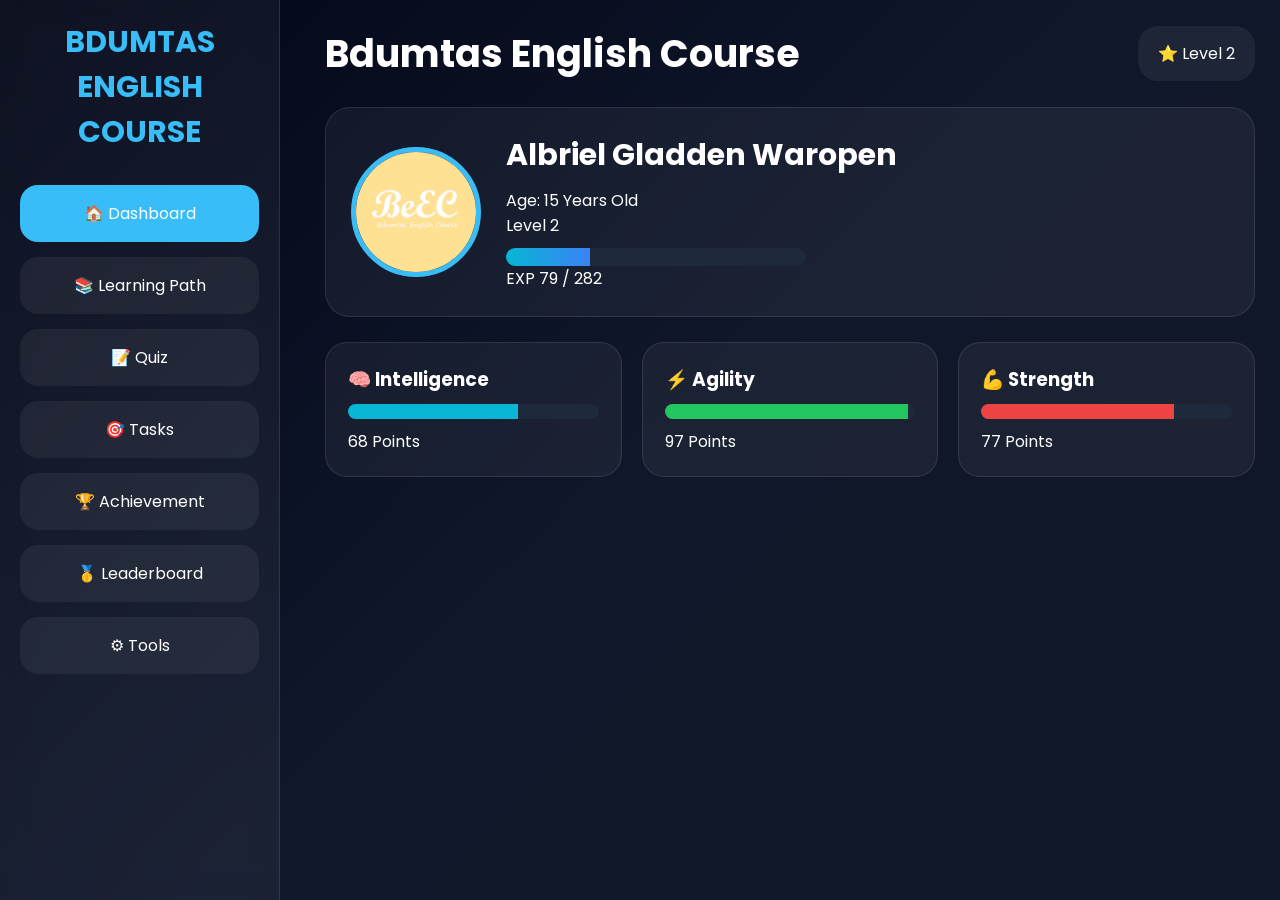
<file: index.html>
<!DOCTYPE html>
<html lang="en">
<head>
<meta charset="UTF-8">
<meta name="viewport"
content="width=device-width, initial-scale=1.0">

<title>BDUMTAS ENGLISH COURSE</title>

<link href="https://fonts.googleapis.com/css2?family=Poppins:wght@300;400;500;600;700&display=swap" rel="stylesheet">

<style>

*{
    margin:0;
    padding:0;
    box-sizing:border-box;
    font-family:'Poppins',sans-serif;
}

html,body{
    width:100%;
    overflow-x:hidden;
}

body{
    background:
    linear-gradient(
    135deg,
    #020617,
    #0f172a,
    #111827);
    color:white;
    min-height:100vh;
}

/* ===================== */
/* OVERLAY */
/* ===================== */

#overlay{
    position:fixed;
    top:0;
    left:0;
    width:100%;
    height:100%;
    background:rgba(0,0,0,0.6);
    z-index:90;
    display:none;
}

#overlay.active{
    display:block;
}

/* ===================== */
/* SIDEBAR */
/* ===================== */

.sidebar{
    position:fixed;
    top:0;
    left:0;
    width:280px;
    height:100%;
    background:
    rgba(255,255,255,0.05);

    backdrop-filter:blur(15px);

    border-right:
    1px solid rgba(255,255,255,0.1);

    padding:20px;
    z-index:100;
    overflow-y:auto;
}

.logo{
    text-align:center;
    font-size:30px;
    font-weight:700;
    color:#38bdf8;
    margin-bottom:30px;
}

.menu{
    display:flex;
    flex-direction:column;
    gap:15px;
}

.menu button{
    border:none;
    padding:16px;
    border-radius:18px;

    background:
    rgba(255,255,255,0.06);

    color:white;
    font-size:16px;
    cursor:pointer;
    transition:0.3s;
}

.menu button:hover{
    background:#38bdf8;
}

.menu button.active{
    background:#38bdf8;
}

/* ===================== */
/* MAIN */
/* ===================== */

.main{
    margin-left:300px;
    width:calc(100% - 300px);
    padding:25px;
}

/* ===================== */
/* TOPBAR */
/* ===================== */

.topbar{
    display:flex;
    justify-content:space-between;
    align-items:center;
    gap:15px;
    margin-bottom:25px;
    flex-wrap:wrap;
}

.title{
    font-size:38px;
    font-weight:700;
}

.level-box{
    background:
    rgba(255,255,255,0.06);

    padding:15px 20px;
    border-radius:20px;
}

/* ===================== */
/* PAGE */
/* ===================== */

.page{
    display:none;
    animation:fade 0.3s ease;
}

.active-page{
    display:block;
}

@keyframes fade{

    from{
        opacity:0;
        transform:translateY(10px);
    }

    to{
        opacity:1;
        transform:translateY(0);
    }

}

/* ===================== */
/* PROFILE */
/* ===================== */

.profile-card{
    background:
    rgba(255,255,255,0.05);

    border:
    1px solid rgba(255,255,255,0.1);

    border-radius:25px;
    padding:25px;

    display:flex;
    align-items:center;
    gap:25px;

    flex-wrap:wrap;

    margin-bottom:25px;
}

.profile-img{
    width:130px;
    height:130px;
    border-radius:50%;
    object-fit:cover;

    border:5px solid #38bdf8;
}

.profile-info h2{
    font-size:30px;
    margin-bottom:10px;
}

.exp-bar{
    width:300px;
    height:18px;

    background:#1e293b;

    border-radius:20px;
    overflow:hidden;
    margin-top:10px;
}

.exp-fill{
    width:28%;
    height:100%;

    background:
    linear-gradient(
    to right,
    #06b6d4,
    #3b82f6);
}

/* ===================== */
/* GRID */
/* ===================== */

.grid{
    display:grid;

    grid-template-columns:
    repeat(auto-fit,minmax(280px,1fr));

    gap:20px;
}

/* ===================== */
/* CARD */
/* ===================== */

.card,
.stat-card{
    background:
    rgba(255,255,255,0.05);

    border:
    1px solid rgba(255,255,255,0.1);

    border-radius:22px;
    padding:22px;
}

.card{
    margin-bottom:20px;
}

.card h2{
    margin-bottom:18px;
    color:#38bdf8;
}

/* ===================== */
/* PROGRESS */
/* ===================== */

.progress{
    width:100%;
    height:15px;

    background:#1e293b;

    border-radius:20px;
    overflow:hidden;

    margin:10px 0;
}

.progress div{
    height:100%;
}

.intelligence{
    width:68%;
    background:#06b6d4;
}

.agility{
    width:97%;
    background:#22c55e;
}

.strength{
    width:77%;
    background:#ef4444;
}

/* ===================== */
/* LESSON */
/* ===================== */

.lesson,
.setting,
.player,
.badge{
    background:
    rgba(255,255,255,0.05);

    padding:15px;
    border-radius:15px;
    margin-bottom:10px;
}

/* ===================== */
/* TASK */
/* ===================== */

.task{
    display:flex;
    justify-content:space-between;
    align-items:center;
    gap:10px;

    background:
    rgba(255,255,255,0.05);

    padding:15px;
    border-radius:15px;
    margin-bottom:10px;
}

.task button{
    border:none;
    background:#38bdf8;
    color:white;

    padding:10px 15px;
    border-radius:10px;
    cursor:pointer;
}

/* ===================== */
/* QUIZ */
/* ===================== */

.quiz-option{
    width:100%;
    border:none;

    padding:15px;
    margin-top:10px;

    border-radius:15px;

    background:#1e293b;
    color:white;

    cursor:pointer;
    transition:0.3s;
}

.quiz-option:hover{
    background:#38bdf8;
}

/* ===================== */
/* MEDIA */
/* ===================== */

iframe,
video,
audio{
    width:100%;
    max-width:100%;
    border-radius:15px;
    margin-top:10px;
}

/* ===================== */
/* MENU TOGGLE */
/* ===================== */

.menu-toggle{
    display:none;
}

/* ===================== */
/* MOBILE */
/* ===================== */

@media(max-width:900px){

    body{
        overflow-x:hidden;
    }

    /* SIDEBAR */

    .sidebar{
        left:-100%;
        width:85%;
        max-width:320px;
        transition:0.3s;
    }

    .sidebar.active{
        left:0;
    }

    /* MAIN */

    .main{
        margin-left:0;
        width:100%;
        padding:12px;
    }

    /* TOPBAR */

    .topbar{
        flex-direction:column;
        align-items:flex-start;
        gap:10px;
    }

    .title{
        font-size:28px;
        line-height:1.2;
        word-break:break-word;
    }

    .level-box{
        width:100%;
        text-align:center;
        padding:12px;
    }

    /* TOGGLE */

    .menu-toggle{
        display:block;

        border:none;
        background:#38bdf8;
        color:white;

        padding:10px 15px;

        border-radius:10px;
        cursor:pointer;

        margin-bottom:10px;
    }

    /* PROFILE */

    .profile-card{
        flex-direction:column;
        text-align:center;
        padding:20px;
    }

    .profile-img{
        width:110px;
        height:110px;
    }

    .profile-info h2{
        font-size:24px;
    }

    .exp-bar{
        width:100%;
    }

    /* GRID */

    .grid{
        grid-template-columns:1fr;
    }

    /* CARD */

    .card,
    .stat-card{
        padding:18px;
        border-radius:20px;
    }

    /* TASK */

    .task{
        flex-direction:column;
        align-items:flex-start;
    }

    .task button{
        width:100%;
    }

    /* PLAYER */

    .player{
        flex-direction:column;
        gap:5px;
    }

}

/* ===================== */
/* SMALL PHONE */
/* ===================== */

@media(max-width:480px){

    .title{
        font-size:24px;
    }

    .logo{
        font-size:26px;
    }

    .menu button{
        font-size:15px;
        padding:14px;
    }

    .profile-info h2{
        font-size:22px;
    }

    .card h2{
        font-size:20px;
    }

    .quiz-option{
        font-size:14px;
    }

}

</style>
</head>

<body>

<div id="overlay"
onclick="closeMenu()"></div>

<!-- ===================== -->
<!-- SIDEBAR -->
<!-- ===================== -->

<div class="sidebar" id="sidebar">

    <div class="logo">
        BDUMTAS ENGLISH COURSE
    </div>

    <div class="menu">

        <button class="menu-btn active"
        onclick="showPage('dashboard',this)">
            🏠 Dashboard
        </button>

        <button class="menu-btn"
        onclick="showPage('learning',this)">
            📚 Learning Path
        </button>

        <button class="menu-btn"
        onclick="showPage('quiz',this)">
            📝 Quiz
        </button>

        <button class="menu-btn"
        onclick="showPage('tasks',this)">
            🎯 Tasks
        </button>

        <button class="menu-btn"
        onclick="showPage('achievement',this)">
            🏆 Achievement
        </button>

        <button class="menu-btn"
        onclick="showPage('leaderboard',this)">
            🥇 Leaderboard
        </button>

        <!-- <button class="menu-btn"
        onclick="showPage('media',this)">
            🎬 Media
        </button> -->

        <button class="menu-btn"
        onclick="showPage('settings',this)">
            ⚙ Tools
        </button>

    </div>

</div>

<!-- ===================== -->
<!-- MAIN -->
<!-- ===================== -->

<div class="main">

    <div class="topbar">

        <div>

            <button class="menu-toggle"
            onclick="toggleMenu()">
                ☰ Menu
            </button>

            <div class="title">
                Bdumtas English Course
            </div>

        </div>

        <div class="level-box">
            ⭐ Level 2
        </div>

    </div>

    <!-- DASHBOARD -->

    <div id="dashboard"
    class="page active-page">

        <div class="profile-card">

            <img
            src="logo.jpg"
            class="profile-img">

            <div class="profile-info">

                <h2>Albriel Gladden Waropen</h2>

                <p>Age: 15 Years Old</p>

                <p>Level 2</p>

                <div class="exp-bar">
                    <div class="exp-fill"></div>
                </div>

                <p>EXP 79 / 282</p>

            </div>

        </div>

        <div class="grid">

            <div class="stat-card">

                <h3>🧠 Intelligence</h3>

                <div class="progress">
                    <div class="intelligence"></div>
                </div>

                <p>68 Points</p>

            </div>

            <div class="stat-card">

                <h3>⚡ Agility</h3>

                <div class="progress">
                    <div class="agility"></div>
                </div>

                <p>97 Points</p>

            </div>

            <div class="stat-card">

                <h3>💪 Strength</h3>

                <div class="progress">
                    <div class="strength"></div>
                </div>

                <p>77 Points</p>

            </div>

        </div>

    </div>

    <!-- LEARNING -->

    <div id="learning"
    class="page">

        <div class="card">

            <h2>📚 Learning Path</h2>

            <!-- <div class="lesson">Segera lakukan Tes Kemampuan untuk mulai belajar.</div> -->
            <div class="lesson">Level 1</div>
            <!-- <div class="lesson">✅ Introduction</div> -->
            <!-- <div class="lesson">✅ Greeting</div> -->
            <!-- <div class="lesson">✅ Part of Body</div> -->
            <div class="lesson">✅ Part of Speech: <a href="alur-belajar/parts-of-speech.pdf">klik di sini</a></div>
            <div class="lesson">✅ Vocabulary: <a href="alur-belajar/Vocabulary_Part_of_Speech.pdf">klik di sini</a></div>
            <div class="lesson">✅ Simple Present Tense: <a href="alur-belajar/simple-present-tense.pdf">klik di sini</a></div>
            <div class="lesson">✅ Present Continuous Tense: <a href="alur-belajar/present-continuous-tense.pdf">klik di sini</a></div>
            <div class="lesson">✅ Simple Past Tense: <a href="alur-belajar/simple-past-tense.pdf">klik di sini</a></div>
            <div class="lesson">✅ Simple Future Tense: <a href="alur-belajar/simple-future-tense.pdf">klik di sini</a></div>
            <div class="lesson">✅ Present Perfect Tense: <a href="alur-belajar/present-perfect-tense.pdf">klik di sini</a></div>
            <div class="lesson">✅ Final Test: <a href="result/final_test_one_result_albriel_waropen.pdf">klik di sini</a></div>
            <!-- <div class="lesson">Download Materi PDF: <a href="alur-belajar/tenses.pdf">klik di sini</a></div> -->
            <!-- <div class="lesson">Performance Assessment: <a href="performance-assessment-angela.pdf">klik di sini</a></div> -->
            <br><br>
            <div class="lesson">Level 2</div>
            <div class="lesson">✅Mastering Present Continuous Tense: <a href="alur-belajar/level2/Mastering_Present_Continuos_Tense.pdf">klik di sini</a></div>
            <div class="lesson">✅There is / There Are (Picture Description): <a href="alur-belajar/level2/There_is_and_there_are.pdf">klik di sini</a></div>
            <div class="lesson">✅Mastering Simple Future Tense</div>
            <div class="lesson">✅Mastering Simple Past Tense</div>
            <div class="lesson">✅Mastering Present Perfect Tense</div>
            <div class="lesson">✅Question Comprehension and Daily Conversation</div>
            <div class="lesson">✅Talk About My Life (prepare for exam)</div>
            <div class="lesson">✅Final Test: <a href="result/final_test_two_result_albriel_waropen.pdf">klik di sini</a></div>
            <br><br>
            <div class="lesson">🔒 Present Perfect Tense</div>
            <div class="lesson">🔒 Simple Past VS Present Perfect</div>
            <div class="lesson">🔒 Grammar Accuracy & Sentence Construction</div>
            <div class="lesson">🔒 Reading Comprehension Development</div>
            <div class="lesson">🔒 Daily Conversation & Extended Speaking</div>
            <div class="lesson">🔒 Future Tense & Expressing Plans</div>
            <div class="lesson">🔒 Integrated English Communication</div>
            <div class="lesson">🔒 Final Test</div>

        </div>

    </div>

    <!-- QUIZ -->

    <div id="quiz"
    class="page">

        <div class="card">

            <h2>📝 Daily Quiz</h2>
            <!-- <div class="task">Segera lakukan Tes Kemampuan untuk memulai quiz.</div> -->
            <!-- <div class="task">Quiz segera akan diupload...</div> -->
            <!-- <div class="task">Quiz Free Trial: <a href="quiz/beec-quiz-freetrial/index.html">MULAI</a></div> -->
            <!-- <div class="task">Quiz Alfabet: <a href="quiz/beec-game-edukasi-alfabet-satu/index.html">MULAI</a></div> -->
            <div class="task">Quiz 1: <a href="">MULAI</a></div>
            <div class="task">Quiz 2: <a href="">MULAI</a></div>
            <div class="task">Quiz 3: <a href="">MULAI</a></div>
            <div class="task">Quiz 4: <a href="">MULAI</a></div>
            <div class="task">Quiz 5: <a href="">MULAI</a></div>

        </div>

    </div>

    <!-- TASKS -->

    <div id="tasks"
    class="page">

        <div class="card">

            <h2>🎯 Tasks</h2>
            <div class="task">
                <p>Jika terjadi eror, student bisa secara manual menulis jawaban di kertas atau buku, dan kirim hasil foto jawaban langsung ke admin.</p>
            </div>
            <div class="task">

                <span>
                    Listening
                </span>

                <button>
                    <a href="tugas/listening_practicing.html">Open</a>
                </button>

            </div>

            <!-- <div class="task">

                <span>
                    Agility
                </span>

                <button>
                    <a href="">Open</a>
                </button>

            </div> -->

            <!-- <div class="task">

                <span>
                    Strength
                </span>

                <button>
                    <a href="">Open</a>
                </button>

            </div> -->

        </div>

    </div>

    <!-- ACHIEVEMENT -->

    <div id="achievement"
    class="page">

        <div class="card">

            <h2>
                🏆 Achievement
            </h2>

            <div class="badge">
                Rajin belajar bisa dapat Achievement Award!
            </div>

            <!-- <div class="badge">
                🥇 Grammar Master
            </div>

            <div class="badge">
                🎧 Listening Hero
            </div>

            <div class="badge">
                🔥 30 Days Streak
            </div> -->

        </div>

    </div>

    <!-- LEADERBOARD -->

    <div id="leaderboard"
    class="page">

        <div class="card">

            <h2>
                🥇 Leaderboard
            </h2>

            <p>Segera di update...</p>

            <!-- <div class="player">
                <span>? ? ? ?</span>
                <span>Level 12</span>
            </div>

            <div class="player">
                <span>? ? ? ?</span>
                <span>Level 10</span>
            </div>

            <div class="player">
                <span>? ? ? ?</span>
                <span>Level 8</span>
            </div> -->

        </div>

    </div>

    <!-- MEDIA -->

    <!-- <div id="media"
    class="page">

        <div class="card">

            <h2>📄 PDF Material</h2>

            <iframe
            src="https://mozilla.github.io/pdf.js/web/compressed.tracemonkey-pldi-09.pdf"
            height="300">
            </iframe>

        </div>

        <div class="card">

            <h2>🎬 Video Lesson</h2>

            <video controls>

                <source
                src="https://www.w3schools.com/html/mov_bbb.mp4"
                type="video/mp4">

            </video>

        </div>

        <div class="card">

            <h2>🎧 Audio Lesson</h2>

            <audio controls>

                <source
                src="https://www.w3schools.com/html/horse.mp3"
                type="audio/mp3">

            </audio>

        </div>

    </div> -->

    <!-- SETTINGS -->

    <div id="settings"
    class="page">

        <div class="card">

            <h2>
                ⚙ Tools
            </h2>

            <!-- <p>Segera diupdate...</p> -->
            <div class="task">Vocabulary: <a href="tools/tools-one/index.html">OPEN</a></div>
            <div class="task">Vocabulary 2: <a href="tools/tools-two/index.html">OPEN</a></div>
            <div class="task">Game - Desmond Doss: <a href="tools/game-one/Desmond_Doss_English_RPG_2D_Music.html">OPEN</a></div>

        </div>

    </div>

</div>

<script>

function toggleMenu(){

    document
    .getElementById("sidebar")
    .classList.toggle("active");

    document
    .getElementById("overlay")
    .classList.toggle("active");

}

function closeMenu(){

    document
    .getElementById("sidebar")
    .classList.remove("active");

    document
    .getElementById("overlay")
    .classList.remove("active");

}

function showPage(pageId,button){

    // hide pages

    const pages =
    document.querySelectorAll('.page');

    pages.forEach(page=>{

        page.classList.remove('active-page');

    });

    // show page

    document
    .getElementById(pageId)
    .classList.add('active-page');

    // active button

    const buttons =
    document.querySelectorAll('.menu-btn');

    buttons.forEach(btn=>{

        btn.classList.remove('active');

    });

    button.classList.add('active');

    closeMenu();

}

function answerQuiz(correct){

    const result =
    document.getElementById("quiz-result");

    if(correct){

        result.innerHTML =
        "✅ Correct! +50 EXP";

        result.style.color =
        "#22c55e";

    }else{

        result.innerHTML =
        "❌ Wrong Answer";

        result.style.color =
        "#ef4444";

    }

}

</script>

</body>
</html>
</file>
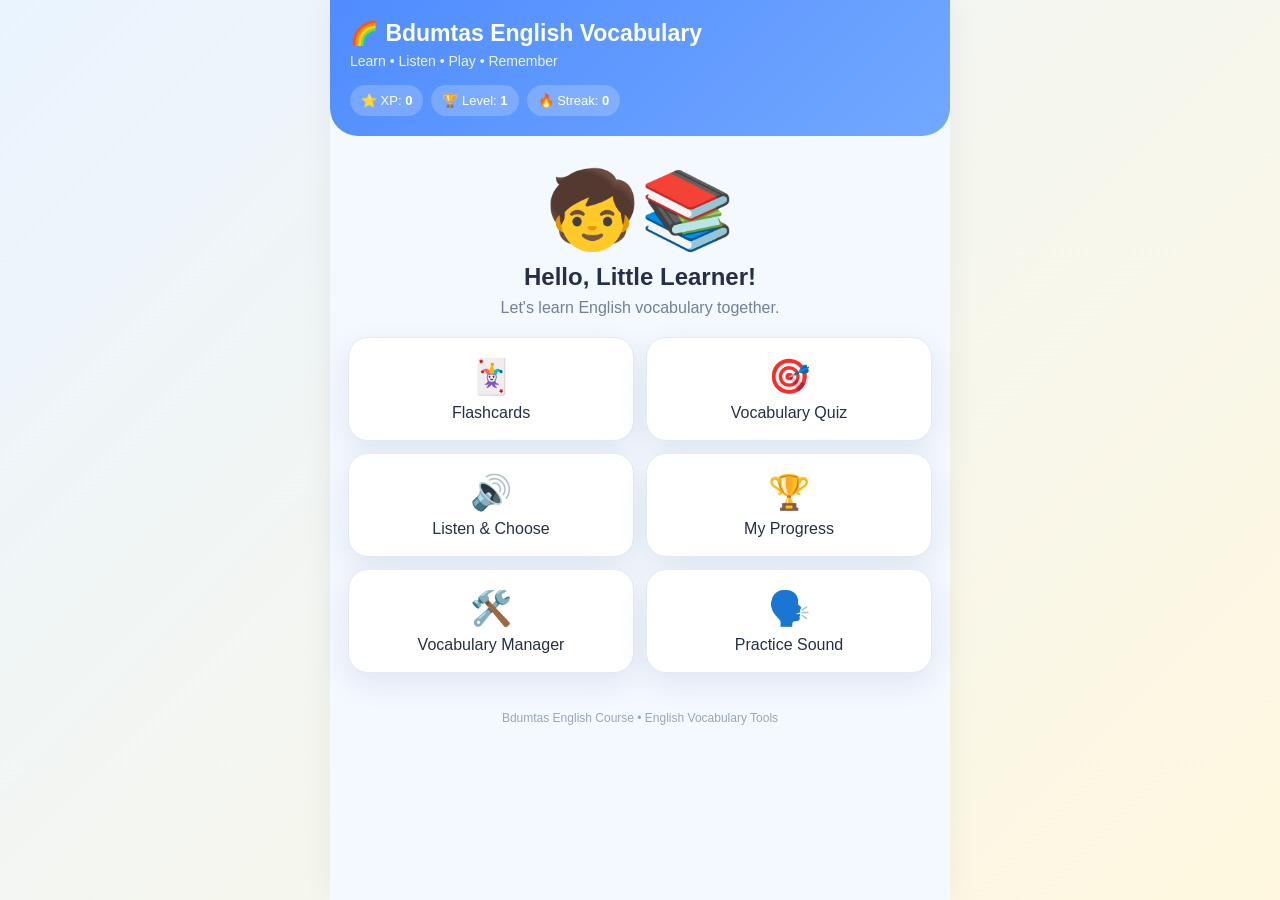
<file: tools/tools-one/index.html>
<!DOCTYPE html>
<html lang="en">
<head>
<meta charset="UTF-8">
<meta name="viewport" content="width=device-width, initial-scale=1.0">
<meta name="theme-color" content="#4F8CFF">
<title>Bdumtas English Vocabulary</title>
<style>
:root{
  --primary:#4f8cff; --primary2:#356fd4; --bg:#f4f8ff; --card:#fff;
  --text:#243047; --muted:#72809a; --success:#2dbd72; --danger:#ef6262;
  --yellow:#ffc857; --border:#e3eaf5; --shadow:0 10px 30px rgba(47,76,120,.10);
}
*{box-sizing:border-box;margin:0;padding:0}
body{font-family:Arial,Helvetica,sans-serif;background:linear-gradient(135deg,#eaf4ff,#fff8df);color:var(--text);min-height:100vh}
button,input,select{font:inherit}
button{border:0;cursor:pointer}
.app{max-width:620px;margin:auto;min-height:100vh;background:var(--bg);box-shadow:0 0 30px rgba(0,0,0,.06)}
header{background:linear-gradient(135deg,var(--primary),#72a8ff);color:#fff;padding:20px;border-radius:0 0 28px 28px}
.header-row{display:flex;justify-content:space-between;gap:12px;align-items:flex-start}
h1{font-size:23px}.subtitle{opacity:.9;margin-top:6px;font-size:14px}
.stats{display:flex;gap:8px;flex-wrap:wrap;margin-top:16px}
.stat{background:rgba(255,255,255,.2);padding:8px 11px;border-radius:16px;font-size:13px}
.content{padding:18px}
.screen{display:none}.screen.active{display:block}
.card{background:var(--card);border:1px solid var(--border);border-radius:24px;padding:20px;box-shadow:var(--shadow)}
.welcome{text-align:center;padding:12px 0 20px}.welcome-emoji{font-size:76px}.welcome h2{margin:8px 0}.welcome p{color:var(--muted)}
.menu{display:grid;grid-template-columns:1fr 1fr;gap:12px}
.menu-btn{background:#fff;border:1px solid var(--border);border-radius:20px;padding:18px 10px;color:var(--text);box-shadow:var(--shadow)}
.menu-btn span{display:block;font-size:34px;margin-bottom:8px}
.primary,.secondary,.danger{border-radius:15px;padding:13px 16px;font-weight:700}
.primary{background:var(--primary);color:#fff}.primary:hover{background:var(--primary2)}
.secondary{background:#edf3ff;color:var(--primary2)}.danger{background:#fff0f0;color:#d84e4e}
.full{width:100%;margin-top:12px}
.topbar{display:flex;align-items:center;gap:10px;margin-bottom:16px}.topbar h2{flex:1;font-size:22px}
.back{width:42px;height:42px;border-radius:13px;background:#fff;border:1px solid var(--border)}
.categories{display:flex;gap:8px;overflow-x:auto;padding:2px 0 12px}
.cat-btn{white-space:nowrap;padding:9px 13px;border-radius:20px;background:#fff;border:1px solid var(--border);color:var(--text)}
.cat-btn.active{background:var(--primary);color:#fff;border-color:var(--primary)}
.flashcard{text-align:center}.category{display:inline-block;background:#eaf2ff;color:var(--primary2);padding:7px 12px;border-radius:20px;font-size:13px;font-weight:700}
.word-image{width:100%;height:250px;object-fit:contain;display:block;margin:12px auto;border-radius:18px;background:#f7faff}
.word{font-size:38px;font-weight:800}.translation{font-size:19px;color:var(--muted);margin-top:6px}.pronunciation{color:var(--primary2);margin-top:6px}
.controls{display:flex;gap:8px;margin-top:12px}.controls>*{flex:1}
.dots{text-align:center;color:var(--muted);font-size:13px;margin-top:10px}
.progress-wrap{height:11px;background:#e8edf5;border-radius:20px;overflow:hidden;margin:8px 0 18px}.progress{height:100%;background:var(--primary);width:0%;transition:.25s}
.quiz-image{width:230px;height:230px;object-fit:contain;display:block;margin:5px auto 18px;border-radius:20px;background:#f7faff}
.question{text-align:center;font-size:22px;font-weight:800;margin-bottom:16px}
.answers{display:grid;gap:10px}.answer{padding:15px;border-radius:15px;background:#f5f7fb;border:2px solid transparent;font-weight:700;color:var(--text)}
.answer.correct{background:#e6faef;border-color:var(--success)}.answer.wrong{background:#fff0f0;border-color:var(--danger)}
.answer:disabled{cursor:default}
.listen-card{text-align:center}.speaker{font-size:72px;margin:15px}.listen-note{color:var(--muted);margin-bottom:12px}
.result{text-align:center;padding:18px}.result-icon{font-size:78px}.score{font-size:38px;font-weight:800;color:var(--primary);margin:10px}
.progress-grid{display:grid;grid-template-columns:1fr 1fr;gap:10px}.metric{background:#f7faff;border-radius:18px;padding:18px;text-align:center}.metric b{display:block;font-size:28px;margin-top:6px;color:var(--primary)}
.form-grid{display:grid;gap:12px}.field label{display:block;font-size:13px;font-weight:700;margin-bottom:6px}.field input,.field select{width:100%;padding:13px;border:1px solid var(--border);border-radius:13px;background:#fff}
.preview{width:100%;height:180px;object-fit:contain;background:#f7faff;border-radius:15px;margin-top:8px;display:none}
.admin-list{display:grid;gap:10px;margin-top:15px}.vocab-row{display:flex;gap:10px;align-items:center;background:#fff;border:1px solid var(--border);border-radius:16px;padding:10px}
.thumb{width:55px;height:55px;object-fit:cover;border-radius:10px;background:#f3f6fb}.vocab-info{flex:1;min-width:0}.vocab-info b{display:block}.vocab-info small{color:var(--muted)}
.empty{padding:25px;text-align:center;color:var(--muted)}
footer{text-align:center;padding:20px;color:#9aa6b9;font-size:12px}
.toast{position:fixed;left:50%;bottom:20px;transform:translateX(-50%) translateY(20px);background:#243047;color:#fff;padding:12px 16px;border-radius:14px;opacity:0;pointer-events:none;transition:.25s;z-index:10}.toast.show{opacity:1;transform:translateX(-50%) translateY(0)}
.hidden{display:none!important}
@media(max-width:430px){.menu{grid-template-columns:1fr 1fr}.word{font-size:32px}.word-image{height:220px}.content{padding:15px}}
</style>
</head>
<body>
<div class="app">
<header>
  <div class="header-row">
    <div>
      <h1>🌈 Bdumtas English Vocabulary</h1>
      <div class="subtitle">Learn • Listen • Play • Remember</div>
    </div>
  </div>
  <div class="stats">
    <div class="stat">⭐ XP: <b id="xp">0</b></div>
    <div class="stat">🏆 Level: <b id="level">1</b></div>
    <div class="stat">🔥 Streak: <b id="streak">0</b></div>
  </div>
</header>

<main class="content">
<section id="home" class="screen active">
  <div class="welcome">
    <div class="welcome-emoji">🧒📚</div>
    <h2>Hello, Little Learner!</h2>
    <p>Let's learn English vocabulary together.</p>
  </div>
  <div class="menu">
    <button class="menu-btn" onclick="openFlashcards()"><span>🃏</span>Flashcards</button>
    <button class="menu-btn" onclick="startQuiz()"><span>🎯</span>Vocabulary Quiz</button>
    <button class="menu-btn" onclick="startListening()"><span>🔊</span>Listen & Choose</button>
    <button class="menu-btn" onclick="showProgress()"><span>🏆</span>My Progress</button>
    <button class="menu-btn" onclick="openAdmin()"><span>🛠️</span>Vocabulary Manager</button>
    <button class="menu-btn" onclick="speak('Welcome to Bdumtas English Course!')"><span>🗣️</span>Practice Sound</button>
  </div>
</section>

<section id="flashcards" class="screen">
  <div class="topbar"><button class="back" onclick="goHome()">←</button><h2>🃏 Flashcards</h2></div>
  <div id="categoryButtons" class="categories"></div>
  <div class="card flashcard">
    <div class="category" id="fcCategory">Animals</div>
    <img id="fcImage" class="word-image" alt="Vocabulary image">
    <div class="word" id="fcWord">Dog</div>
    <div class="translation" id="fcTranslation">Anjing</div>
    <div class="pronunciation" id="fcPronunciation">/dɔːɡ/</div>
    <button class="primary full" onclick="speakCurrent()">🔊 Listen</button>
    <div class="controls">
      <button class="secondary" onclick="previousCard()">⬅️ Previous</button>
      <button class="secondary" onclick="nextCard()">Next ➡️</button>
    </div>
    <div class="dots" id="cardCounter"></div>
  </div>
</section>

<section id="quiz" class="screen">
  <div class="topbar"><button class="back" onclick="goHome()">←</button><h2>🎯 Vocabulary Quiz</h2></div>
  <div class="progress-wrap"><div class="progress" id="quizProgress"></div></div>
  <div class="card">
    <img id="quizImage" class="quiz-image" alt="Question image">
    <div class="question" id="quizQuestion">What is this?</div>
    <div class="answers" id="answers"></div>
  </div>
</section>

<section id="listening" class="screen">
  <div class="topbar"><button class="back" onclick="goHome()">←</button><h2>🔊 Listen & Choose</h2></div>
  <div class="card listen-card">
    <div class="speaker">🔊</div>
    <p class="listen-note">Listen to the word, then choose the correct answer.</p>
    <button class="primary full" onclick="playListeningWord()">🔊 PLAY WORD</button>
    <div class="answers" id="listenAnswers" style="margin-top:15px"></div>
  </div>
</section>

<section id="result" class="screen">
  <div class="card result">
    <div class="result-icon">🎉</div>
    <h2>Great Job!</h2>
    <div class="score"><span id="finalScore">0</span> / <span id="totalQuestions">5</span></div>
    <p id="resultMessage">Keep practicing!</p>
    <button class="primary full" onclick="startQuiz()">🔄 Play Again</button>
    <button class="secondary full" onclick="goHome()">🏠 Home</button>
  </div>
</section>

<section id="progressScreen" class="screen">
  <div class="topbar"><button class="back" onclick="goHome()">←</button><h2>🏆 My Progress</h2></div>
  <div class="progress-grid">
    <div class="metric">⭐ XP<b id="progressXP">0</b></div>
    <div class="metric">🏆 Level<b id="progressLevel">1</b></div>
    <div class="metric">📚 Learned<b id="wordsLearned">0</b></div>
    <div class="metric">🔥 Streak<b id="progressStreak">0</b></div>
  </div>
  <button class="danger full" onclick="resetProgress()">Reset Progress</button>
</section>

<section id="admin" class="screen">
  <div class="topbar"><button class="back" onclick="goHome()">←</button><h2>🛠️ Vocabulary Manager</h2></div>
  <div class="card">
    <p style="color:var(--muted);font-size:14px;margin-bottom:14px">
      Add your own word and image. Images selected here are stored in this browser.
      For a permanent website, place image files in your <b>images</b> folder and use the file path.
    </p>
    <div class="form-grid">
      <div class="field"><label>English Word</label><input id="newWord" placeholder="Example: Elephant"></div>
      <div class="field"><label>Indonesian Translation</label><input id="newTranslation" placeholder="Example: Gajah"></div>
      <div class="field"><label>Category</label>
        <select id="newCategory">
          <option>Animals</option><option>Fruits</option><option>Colors</option>
          <option>Family</option><option>Body Parts</option><option>School</option>
          <option>Daily Activities</option><option>Other</option>
        </select>
      </div>
      <div class="field"><label>Pronunciation (optional)</label><input id="newPronunciation" placeholder="/ˈelɪfənt/"></div>
      <div class="field"><label>Image File</label><input id="imageFile" type="file" accept="image/*" onchange="previewImage()"></div>
      <img id="imagePreview" class="preview" alt="Preview">
      <button class="primary" onclick="addVocabulary()">➕ Add Vocabulary</button>
    </div>
  </div>
  <div class="admin-list" id="adminList"></div>
</section>
</main>

<footer>Bdumtas English Course • English Vocabulary Tools</footer>
</div>
<div id="toast" class="toast"></div>

<script>
/* ==========================================================
   VOCABULARY DATA
   ----------------------------------------------------------
   Untuk website permanen:
   1. Buat folder "images" di samping file HTML.
   2. Masukkan gambar Anda.
   3. Ubah "image" menjadi contoh:
      image: "images/dog.jpg"
   ========================================================== */

const DEFAULT_VOCABULARY = [
  {word:"Dog",translation:"Anjing",image:"images/dog.png",category:"Animals",pronunciation:"/dɔːɡ/"},
  {word:"Cat",translation:"Kucing",image:"images/cat.png",category:"Animals",pronunciation:"/kæt/"},
  {word:"Bird",translation:"Burung",image:"images/bird.png",category:"Animals",pronunciation:"/bɜːrd/"},
  {word:"Fish",translation:"Ikan",image:"images/fish.png",category:"Animals",pronunciation:"/fɪʃ/"},
  {word:"Cow",translation:"Sapi",image:"images/sapi.jpg",category:"Animals",pronunciation:"/kau/"},
  {word:"Apple",translation:"Apel",image:"images/apple.png",category:"Fruits",pronunciation:"/ˈæpəl/"},
  {word:"Banana",translation:"Pisang",image:"images/banana.png",category:"Fruits",pronunciation:"/bəˈnænə/"},
  {word:"Orange",translation:"Jeruk",image:"images/orange.png",category:"Fruits",pronunciation:"/ˈɒrɪndʒ/"},
  {word:"Grape",translation:"Anggur",image:"images/grape.png",category:"Fruits",pronunciation:"/greip/"},
  {word:"Mango",translation:"Mangga",image:"images/mango.png",category:"Fruits",pronunciation:"/meng-gou/"},
  {word:"Red",translation:"Merah",image:"images/red.jpg",category:"Colors",pronunciation:"/red/"},
  {word:"Blue",translation:"Biru",image:"images/blue.jpg",category:"Colors",pronunciation:"/bluː/"},
  {word:"Yellow",translation:"Kuning",image:"images/yellow.png",category:"Colors",pronunciation:"/ˈjeləʊ/"},
  {word:"Green",translation:"Hijau",image:"images/green.png",category:"Colors",pronunciation:"/ɡriːn/"},
  {word:"Mother",translation:"Ibu",image:"images/mother.png",category:"Family",pronunciation:"/ˈmʌðər/"},
  {word:"Father",translation:"Ayah",image:"images/father.png",category:"Family",pronunciation:"/ˈfɑːðər/"},
  {word:"Brother",translation:"Saudara laki-laki",image:"images/brother.png",category:"Family",pronunciation:"/ˈbrʌðər/"},
  {word:"Sister",translation:"Saudara perempuan",image:"images/sister.png",category:"Family",pronunciation:"/ˈsɪstər/"},
  {word:"Baby",translation:"Bayi",image:"images/baby.png",category:"Family",pronunciation:"/bei-bi/"},
  {word:"Sofa",translation:"Sofa",image:"images/sofa.png",category:"Living Room",pronunciation:"/sou-fa/"},
  {word:"Chair",translation:"Kursi",image:"images/chair.png",category:"Living Room",pronunciation:"/cher/"},
  {word:"Table",translation:"Meja",image:"images/table.jpg",category:"Living Room",pronunciation:"/tei-bel/"},
  {word:"TV",translation:"Televisi",image:"images/tv.png",category:"Living Room",pronunciation:"/ti-vi/"},
  {word:"Lamp",translation:"Lampu",image:"images/lamp.png",category:"Living Room",pronunciation:"/lemp/"},
  {word:"Bed",translation:"Tempat tidur",image:"images/bed.png",category:"Bedroom",pronunciation:"/bed/"},
  {word:"Pillow",translation:"Bantal",image:"images/pillow.png",category:"Bedroom",pronunciation:"/pi-lou/"},
  {word:"Blanket",translation:"Selimut",image:"images/blanket.png",category:"Bedroom",pronunciation:"/bleng-ket/"},
  {word:"Book",translation:"Buku",image:"images/book.png",category:"Bedroom",pronunciation:"/buk/"},
  {word:"Toy",translation:"Mainan",image:"images/toy.png",category:"Bedroom",pronunciation:"/toi/"}
];

let vocabulary = JSON.parse(localStorage.getItem("bdumtasVocabulary") || "null") || DEFAULT_VOCABULARY;
let xp = Number(localStorage.getItem("bdumtasXP")) || 0;
let streak = Number(localStorage.getItem("bdumtasStreak")) || 0;
let learned = Number(localStorage.getItem("bdumtasLearned")) || 0;

let currentCategory = "All";
let flashIndex = 0;
let quizQuestions = [];
let quizIndex = 0;
let quizScore = 0;
let listeningAnswer = null;

function saveData(){
  localStorage.setItem("bdumtasVocabulary", JSON.stringify(vocabulary));
  localStorage.setItem("bdumtasXP", xp);
  localStorage.setItem("bdumtasStreak", streak);
  localStorage.setItem("bdumtasLearned", learned);
  updateStats();
}

function updateStats(){
  const level = Math.floor(xp/100)+1;
  document.getElementById("xp").textContent=xp;
  document.getElementById("level").textContent=level;
  document.getElementById("streak").textContent=streak;
  document.getElementById("progressXP").textContent=xp;
  document.getElementById("progressLevel").textContent=level;
  document.getElementById("wordsLearned").textContent=learned;
  document.getElementById("progressStreak").textContent=streak;
}

function showScreen(id){
  document.querySelectorAll(".screen").forEach(s=>s.classList.remove("active"));
  document.getElementById(id).classList.add("active");
  window.scrollTo({top:0,behavior:"smooth"});
}
function goHome(){showScreen("home");}

function speak(text){
  if(!("speechSynthesis" in window)){
    toast("Text-to-Speech tidak tersedia di browser ini.");
    return;
  }
  const u=new SpeechSynthesisUtterance(text);
  u.lang="en-US"; u.rate=.72; u.pitch=1.08;
  speechSynthesis.cancel(); speechSynthesis.speak(u);
}
function shuffle(arr){return [...arr].sort(()=>Math.random()-.5);}
function toast(msg){
  const el=document.getElementById("toast");
  el.textContent=msg; el.classList.add("show");
  clearTimeout(window.toastTimer);
  window.toastTimer=setTimeout(()=>el.classList.remove("show"),2200);
}

/* ---------- FLASHCARDS ---------- */
function getFiltered(){
  return currentCategory==="All" ? vocabulary : vocabulary.filter(v=>v.category===currentCategory);
}
function renderCategories(){
  const box=document.getElementById("categoryButtons");
  const cats=["All",...new Set(vocabulary.map(v=>v.category))];
  box.innerHTML="";
  cats.forEach(cat=>{
    const b=document.createElement("button");
    b.className="cat-btn"+(cat===currentCategory?" active":"");
    b.textContent=cat==="All"?"📚 All":cat;
    b.onclick=()=>{currentCategory=cat;flashIndex=0;renderCategories();displayFlashcard();};
    box.appendChild(b);
  });
}
function openFlashcards(){
  currentCategory="All";flashIndex=0;renderCategories();displayFlashcard();showScreen("flashcards");
}
function displayFlashcard(){
  const list=getFiltered();
  if(!list.length){document.getElementById("cardCounter").textContent="No vocabulary";return;}
  const item=list[flashIndex];
  const img=document.getElementById("fcImage");
  img.src=item.image;img.alt=item.word;
  img.onerror=()=>{img.onerror=null;img.src=placeholderData(item.word);};
  document.getElementById("fcCategory").textContent=item.category;
  document.getElementById("fcWord").textContent=item.word;
  document.getElementById("fcTranslation").textContent=item.translation;
  document.getElementById("fcPronunciation").textContent=item.pronunciation||"";
  document.getElementById("cardCounter").textContent=`${flashIndex+1} / ${list.length}`;
}
function nextCard(){const list=getFiltered();if(!list.length)return;flashIndex=(flashIndex+1)%list.length;displayFlashcard();}
function previousCard(){const list=getFiltered();if(!list.length)return;flashIndex=(flashIndex-1+list.length)%list.length;displayFlashcard();}
function speakCurrent(){const list=getFiltered();if(list.length)speak(list[flashIndex].word);}

/* ---------- QUIZ ---------- */
function startQuiz(){
  if(vocabulary.length<4){toast("Tambahkan minimal 4 vocabulary untuk quiz.");return;}
  quizQuestions=shuffle(vocabulary).slice(0,Math.min(10,vocabulary.length));
  quizIndex=0;quizScore=0;showScreen("quiz");showQuizQuestion();
}
function showQuizQuestion(){
  if(quizIndex>=quizQuestions.length){finishQuiz();return;}
  const current=quizQuestions[quizIndex];
  const img=document.getElementById("quizImage");
  img.src=current.image;img.alt=current.word;
  img.onerror=()=>{img.onerror=null;img.src=placeholderData(current.word);};
  document.getElementById("quizQuestion").textContent="What is this?";
  document.getElementById("quizProgress").style.width=(quizIndex/quizQuestions.length*100)+"%";
  const options=shuffle([current,...shuffle(vocabulary.filter(v=>v.word!==current.word)).slice(0,3)]);
  const box=document.getElementById("answers");box.innerHTML="";
  options.forEach(opt=>{
    const b=document.createElement("button");b.className="answer";b.textContent=opt.word;
    b.onclick=()=>checkQuiz(b,opt.word,current.word);
    box.appendChild(b);
  });
}
function checkQuiz(button,selected,correct){
  document.querySelectorAll("#answers .answer").forEach(b=>b.disabled=true);
  if(selected===correct){
    button.classList.add("correct");quizScore++;xp+=10;learned++;streak++;speak("Correct!");
  }else{
    button.classList.add("wrong");streak=0;
    document.querySelectorAll("#answers .answer").forEach(b=>{if(b.textContent===correct)b.classList.add("correct");});
    speak("Try again");
  }
  saveData();
  setTimeout(()=>{quizIndex++;showQuizQuestion();},900);
}
function finishQuiz(){
  document.getElementById("finalScore").textContent=quizScore;
  document.getElementById("totalQuestions").textContent=quizQuestions.length;
  document.getElementById("quizProgress").style.width="100%";
  document.getElementById("resultMessage").textContent=
    quizScore===quizQuestions.length?"Perfect! Amazing! 🌟":
    quizScore>=3?"Great job! Keep practicing! 😊":"Good try! Let's practice again! 💪";
  showScreen("result");
}

/* ---------- LISTENING ---------- */
function startListening(){
  if(vocabulary.length<4){toast("Tambahkan minimal 4 vocabulary untuk game.");return;}
  showScreen("listening");createListeningQuestion();
}
function createListeningQuestion(){
  listeningAnswer=vocabulary[Math.floor(Math.random()*vocabulary.length)];
  const options=shuffle([listeningAnswer,...shuffle(vocabulary.filter(v=>v.word!==listeningAnswer.word)).slice(0,3)]);
  const box=document.getElementById("listenAnswers");box.innerHTML="";
  options.forEach(opt=>{
    const b=document.createElement("button");b.className="answer";b.textContent=opt.word;
    b.onclick=()=>{
      document.querySelectorAll("#listenAnswers .answer").forEach(x=>x.disabled=true);
      if(opt.word===listeningAnswer.word){
        b.classList.add("correct");xp+=10;learned++;streak++;speak("Excellent!");
      }else{
        b.classList.add("wrong");streak=0;
        document.querySelectorAll("#listenAnswers .answer").forEach(x=>{if(x.textContent===listeningAnswer.word)x.classList.add("correct");});
        speak("Try again");
      }
      saveData();setTimeout(createListeningQuestion,1000);
    };
    box.appendChild(b);
  });
  setTimeout(playListeningWord,350);
}
function playListeningWord(){if(listeningAnswer)speak(listeningAnswer.word);}

/* ---------- PROGRESS ---------- */
function showProgress(){updateStats();showScreen("progressScreen");}
function resetProgress(){
  if(confirm("Reset XP, streak, and learned words?")){
    xp=0;streak=0;learned=0;saveData();toast("Progress has been reset.");
  }
}

/* ---------- ADMIN / IMAGE ---------- */
function openAdmin(){renderAdminList();showScreen("admin");}
function previewImage(){
  const file=document.getElementById("imageFile").files[0];
  const img=document.getElementById("imagePreview");
  if(!file){img.style.display="none";return;}
  const reader=new FileReader();
  reader.onload=e=>{img.src=e.target.result;img.style.display="block";};
  reader.readAsDataURL(file);
}
function addVocabulary(){
  const word=document.getElementById("newWord").value.trim();
  const translation=document.getElementById("newTranslation").value.trim();
  const category=document.getElementById("newCategory").value;
  const pronunciation=document.getElementById("newPronunciation").value.trim();
  const file=document.getElementById("imageFile").files[0];
  if(!word||!translation){toast("Isi English Word dan Translation.");return;}
  if(file){
    const reader=new FileReader();
    reader.onload=e=>saveNewVocabulary(word,translation,category,pronunciation,e.target.result);
    reader.readAsDataURL(file);
  }else{
    saveNewVocabulary(word,translation,category,pronunciation,"");
  }
}
function saveNewVocabulary(word,translation,category,pronunciation,image){
  vocabulary.push({word,translation,category,pronunciation,image:image||"images/placeholder.jpg"});
  saveData();clearForm();renderAdminList();toast("Vocabulary berhasil ditambahkan!");
}
function clearForm(){
  ["newWord","newTranslation","newPronunciation"].forEach(id=>document.getElementById(id).value="");
  document.getElementById("imageFile").value="";
  document.getElementById("imagePreview").style.display="none";
}
function renderAdminList(){
  const box=document.getElementById("adminList");box.innerHTML="";
  if(!vocabulary.length){box.innerHTML='<div class="empty">Belum ada vocabulary.</div>';return;}
  vocabulary.forEach((v,i)=>{
    const row=document.createElement("div");row.className="vocab-row";
    const img=document.createElement("img");img.className="thumb";img.src=v.image;img.alt=v.word;
    img.onerror=()=>{img.onerror=null;img.src=placeholderData(v.word);};
    const info=document.createElement("div");info.className="vocab-info";
    info.innerHTML=`<b>${escapeHtml(v.word)}</b><small>${escapeHtml(v.translation)} • ${escapeHtml(v.category)}</small>`;
    const del=document.createElement("button");del.className="danger";del.textContent="🗑️";
    del.onclick=()=>deleteVocabulary(i);
    row.append(img,info,del);box.appendChild(row);
  });
}
function deleteVocabulary(index){
  if(confirm(`Delete "${vocabulary[index].word}"?`)){
    vocabulary.splice(index,1);saveData();renderAdminList();toast("Vocabulary deleted.");
  }
}
function escapeHtml(s){
  return String(s).replace(/[&<>"']/g,m=>({"&":"&amp;","<":"&lt;",">":"&gt;",'"':"&quot;","'":"&#039;"}[m]));
}
function placeholderData(text){
  const safe=String(text).slice(0,16);
  const svg=`<svg xmlns="http://www.w3.org/2000/svg" width="500" height="400"><rect width="100%" height="100%" fill="#edf3ff"/><text x="50%" y="50%" dominant-baseline="middle" text-anchor="middle" font-family="Arial" font-size="42" fill="#356fd4">${safe}</text></svg>`;
  return "data:image/svg+xml;charset=UTF-8,"+encodeURIComponent(svg);
}

/* ---------- START ---------- */
updateStats();
renderCategories();
</script>
</body>
</html>
</file>
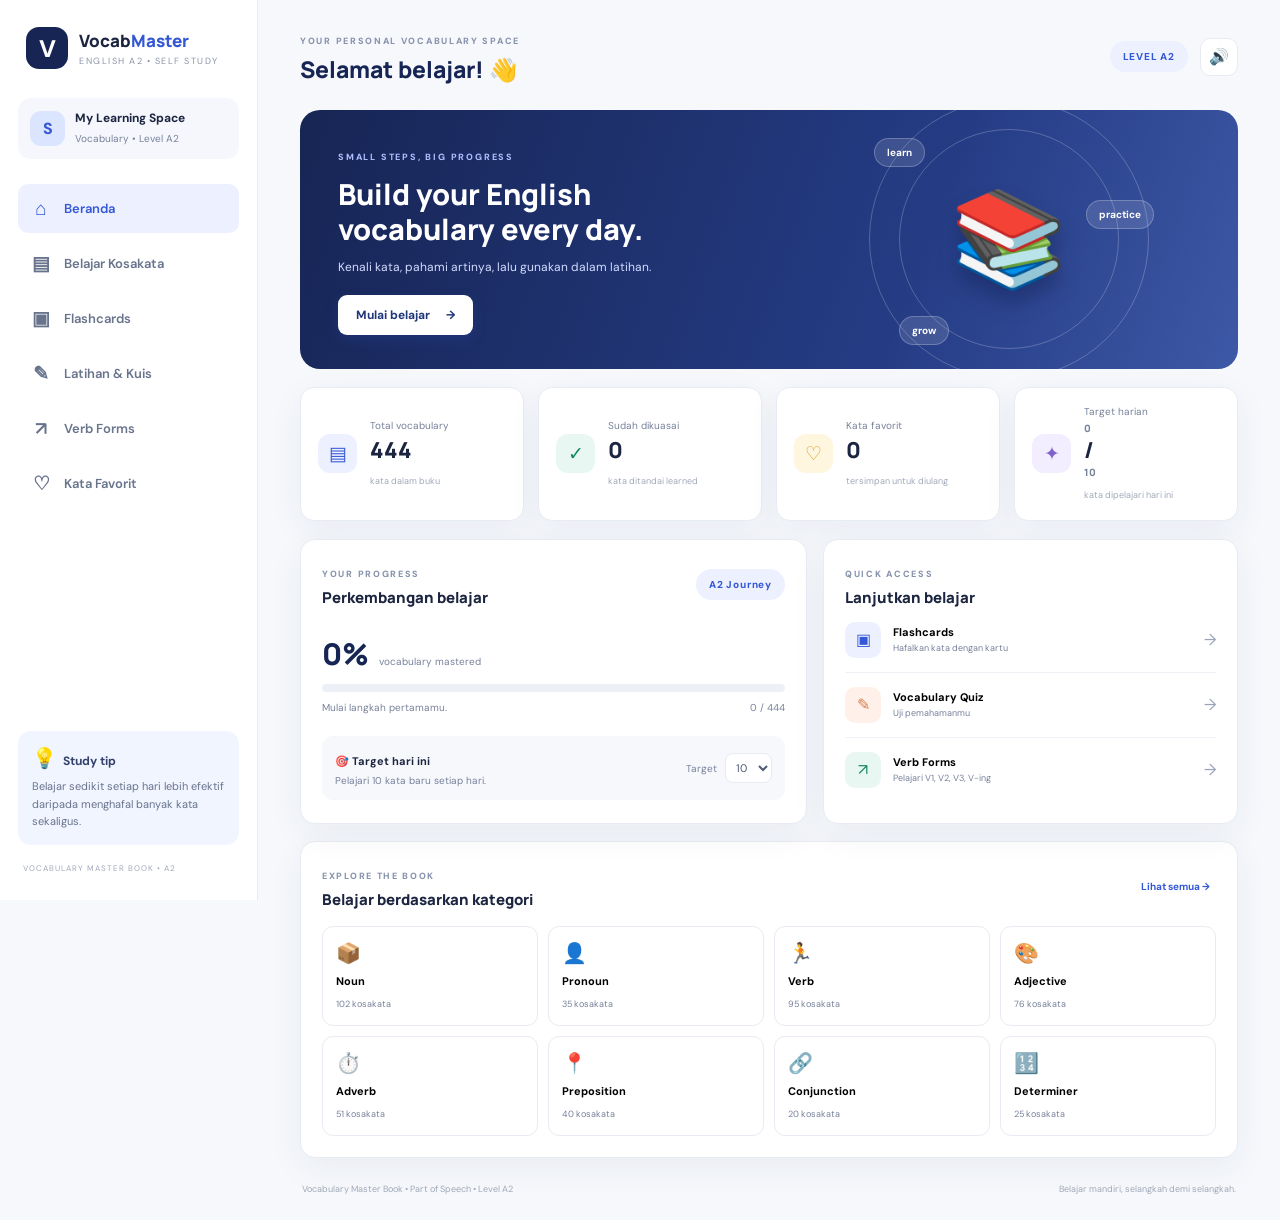
<file: tools/tools-two/index.html>
<!DOCTYPE html>
<html lang="id">
<head>
  <meta charset="UTF-8">
  <meta name="viewport" content="width=device-width, initial-scale=1.0">
  <meta name="theme-color" content="#172554">
  <title>Vocabulary Master — A2</title>
  <link rel="stylesheet" href="style.css">
</head>
<body>
  <div class="app-shell">
    <aside class="sidebar" id="sidebar">
      <div class="brand">
        <div class="brand-icon">V</div>
        <div><strong>Vocab<span>Master</span></strong><small>ENGLISH A2 • SELF STUDY</small></div>
      </div>
      <div class="student-card">
        <div class="avatar">S</div>
        <div><b>My Learning Space</b><small>Vocabulary • Level A2</small></div>
      </div>
      <nav class="nav">
        <button class="nav-item active" data-page="dashboard"><span>⌂</span> Beranda</button>
        <button class="nav-item" data-page="learn"><span>▤</span> Belajar Kosakata</button>
        <button class="nav-item" data-page="flashcards"><span>▣</span> Flashcards</button>
        <button class="nav-item" data-page="quiz"><span>✎</span> Latihan & Kuis</button>
        <button class="nav-item" data-page="verbs"><span>↗</span> Verb Forms</button>
        <button class="nav-item" data-page="saved"><span>♡</span> Kata Favorit</button>
      </nav>
      <div class="sidebar-bottom">
        <div class="side-tip"><span>💡</span><b>Study tip</b><p>Belajar sedikit setiap hari lebih efektif daripada menghafal banyak kata sekaligus.</p></div>
        <small class="version">VOCABULARY MASTER BOOK • A2</small>
      </div>
    </aside>

    <main class="main">
      <header class="topbar">
        <button class="menu-btn" id="menuBtn" aria-label="Buka menu">☰</button>
        <div><span class="eyebrow">YOUR PERSONAL VOCABULARY SPACE</span><h1 id="pageTitle">Selamat belajar! 👋</h1></div>
        <div class="top-actions"><span class="level-pill">LEVEL A2</span><button class="icon-btn" id="soundToggle" title="Suara">🔊</button></div>
      </header>

      <section class="page active" id="dashboardPage">
        <div class="welcome-banner">
          <div class="welcome-copy"><span class="banner-tag">SMALL STEPS, BIG PROGRESS</span><h2>Build your English<br>vocabulary every day.</h2><p>Kenali kata, pahami artinya, lalu gunakan dalam latihan.</p><button class="primary-btn" data-go="learn">Mulai belajar <span>→</span></button></div>
          <div class="banner-art"><div class="orbit orbit1"></div><div class="orbit orbit2"></div><div class="book-emoji">📚</div><span class="float-word w1">learn</span><span class="float-word w2">practice</span><span class="float-word w3">grow</span></div>
        </div>
        <div class="stats-grid">
          <article class="stat-card"><div class="stat-icon blue">▤</div><div><span>Total vocabulary</span><strong id="totalWords">444</strong><small>kata dalam buku</small></div></article>
          <article class="stat-card"><div class="stat-icon green">✓</div><div><span>Sudah dikuasai</span><strong id="learnedCount">0</strong><small>kata ditandai learned</small></div></article>
          <article class="stat-card"><div class="stat-icon yellow">♡</div><div><span>Kata favorit</span><strong id="favoriteCount">0</strong><small>tersimpan untuk diulang</small></div></article>
          <article class="stat-card"><div class="stat-icon purple">✦</div><div><span>Target harian</span><strong><span id="dailyDone">0</span>/<span id="dailyTargetText">10</span></strong><small>kata dipelajari hari ini</small></div></article>
        </div>
        <div class="dashboard-grid">
          <section class="panel progress-panel">
            <div class="section-heading"><div><span class="eyebrow">YOUR PROGRESS</span><h3>Perkembangan belajar</h3></div><span class="mini-badge">A2 Journey</span></div>
            <div class="progress-number"><strong id="progressPercent">0%</strong><span>vocabulary mastered</span></div>
            <div class="progress-track"><div id="overallProgress" class="progress-fill"></div></div>
            <div class="progress-foot"><span id="progressLabel">Mulai langkah pertamamu.</span><span id="learnedFraction">0 / 444</span></div>
            <div class="daily-box"><div><b>🎯 Target hari ini</b><p>Pelajari 10 kata baru setiap hari.</p></div><label class="target-control">Target <select id="dailyTarget"><option>5</option><option selected>10</option><option>15</option><option>20</option></select></label></div>
          </section>
          <section class="panel quick-panel">
            <div class="section-heading"><div><span class="eyebrow">QUICK ACCESS</span><h3>Lanjutkan belajar</h3></div></div>
            <button class="quick-link" data-go="flashcards"><span class="quick-icon">▣</span><span><b>Flashcards</b><small>Hafalkan kata dengan kartu</small></span><span class="arrow">→</span></button>
            <button class="quick-link" data-go="quiz"><span class="quick-icon peach">✎</span><span><b>Vocabulary Quiz</b><small>Uji pemahamanmu</small></span><span class="arrow">→</span></button>
            <button class="quick-link" data-go="verbs"><span class="quick-icon mint">↗</span><span><b>Verb Forms</b><small>Pelajari V1, V2, V3, V-ing</small></span><span class="arrow">→</span></button>
          </section>
        </div>
        <section class="panel category-overview"><div class="section-heading"><div><span class="eyebrow">EXPLORE THE BOOK</span><h3>Belajar berdasarkan kategori</h3></div><button class="text-btn" data-go="learn">Lihat semua →</button></div><div class="category-cards" id="categoryCards"></div></section>
      </section>

      <section class="page" id="learnPage">
        <div class="page-intro"><div><span class="eyebrow">VOCABULARY LIBRARY</span><h2>Jelajahi kosakata</h2><p>Cari kata, lihat arti, dengarkan pengucapan, dan tandai kata yang sudah kamu kuasai.</p></div><div class="word-counter"><b id="filteredCount">444</b><small>kata ditemukan</small></div></div>
        <div class="filter-bar"><div class="search-wrap"><span>⌕</span><input id="searchInput" type="search" placeholder="Cari kata bahasa Inggris atau artinya..."></div><select id="categoryFilter"><option value="all">Semua kategori</option></select><select id="statusFilter"><option value="all">Semua status</option><option value="new">Belum dipelajari</option><option value="learned">Sudah dikuasai</option><option value="core">Prioritas hafalan</option></select></div>
        <div class="word-table-wrap"><table class="word-table"><thead><tr><th>ENGLISH</th><th>ARTI INDONESIA</th><th>KATEGORI</th><th>AKSI</th></tr></thead><tbody id="wordRows"></tbody></table><div id="emptyState" class="empty-state" hidden>Belum ada kata yang cocok. Coba kata kunci lain.</div></div>
        <div class="pagination"><span id="pageInfo">Halaman 1</span><div><button id="prevPage" class="outline-btn">← Sebelumnya</button><button id="nextPage" class="outline-btn">Berikutnya →</button></div></div>
      </section>

      <section class="page" id="flashcardsPage">
        <div class="page-intro"><div><span class="eyebrow">MEMORY TRAINING</span><h2>Flashcards</h2><p>Ingat arti kata sebelum membalik kartu. Gunakan tombol suara untuk mendengarkan pengucapan.</p></div><span class="mini-badge">Active Recall</span></div>
        <div class="flash-controls"><select id="flashCategory"><option value="all">Semua kategori</option></select><label class="check-label"><input type="checkbox" id="flashCore"> Prioritas hafalan saja</label></div>
        <div class="flash-area"><div class="flash-progress"><span id="flashPosition">Kartu 1</span><span id="flashRemaining">444 kata</span></div><button class="flash-card" id="flashCard"><span class="card-label" id="cardLabel">ENGLISH WORD</span><strong id="cardWord">Welcome</strong><span class="card-meaning" id="cardMeaning">Klik kartu untuk melihat arti</span><span class="flip-hint">↻ Klik untuk membalik kartu</span></button><div class="flash-actions"><button class="outline-btn" id="flashPrev">← Sebelumnya</button><button class="sound-btn" id="flashSpeak">🔊 Dengarkan</button><button class="primary-btn" id="flashNext">Berikutnya →</button></div><div class="flash-mark"><button id="flashLearned" class="mark-btn">✓ Saya sudah menguasai kata ini</button><button id="flashFavorite" class="favorite-btn">♡ Simpan favorit</button></div></div>
      </section>

      <section class="page" id="quizPage">
        <div class="page-intro"><div><span class="eyebrow">TEST YOUR KNOWLEDGE</span><h2>Vocabulary Quiz</h2><p>Pilih arti yang paling tepat. Soal diambil dari daftar kosakata pada Vocabulary Master Book.</p></div><span class="mini-badge">Practice makes progress</span></div>
        <div class="quiz-setup panel" id="quizSetup"><div><h3>Siap untuk berlatih?</h3><p>Pilih kategori dan jumlah soal. Kuis akan memilih kosakata secara acak.</p></div><div class="setup-controls"><label>Kategori<select id="quizCategory"><option value="all">Semua kategori</option></select></label><label>Jumlah soal<select id="quizLength"><option>5</option><option selected>10</option><option>15</option><option>20</option></select></label></div><button class="primary-btn" id="startQuiz">Mulai kuis →</button></div>
        <div class="quiz-box panel" id="quizBox" hidden><div class="quiz-top"><span id="quizProgressText">QUESTION 1 / 10</span><span class="score-chip">Skor: <b id="quizScore">0</b></span></div><div class="quiz-track"><div id="quizProgressFill"></div></div><span class="question-label" id="questionLabel">ARTI KATA</span><h2 id="questionWord">beautiful</h2><button class="sound-word" id="quizSpeak">🔊 Dengarkan pengucapan</button><div class="answer-grid" id="answerGrid"></div><div class="quiz-feedback" id="quizFeedback" aria-live="polite"></div><button class="primary-btn quiz-next" id="quizNext" disabled>Soal berikutnya →</button></div>
        <div class="quiz-result panel" id="quizResult" hidden><div class="result-icon">🏆</div><span class="eyebrow">QUIZ COMPLETED</span><h2 id="resultTitle">Well done!</h2><div class="result-score"><strong id="resultScore">8/10</strong><span>jawaban benar</span></div><p id="resultMessage"></p><button class="primary-btn" id="retryQuiz">Coba lagi</button><button class="outline-btn" id="backQuiz">Kembali ke pengaturan</button></div>
      </section>

      <section class="page" id="verbsPage">
        <div class="page-intro"><div><span class="eyebrow">IRREGULAR & REGULAR VERBS</span><h2>Verb Forms</h2><p>Pelajari perubahan kata kerja V1, V2, V3, dan V-ing seperti yang tercantum dalam buku.</p></div><span class="mini-badge">95 verbs</span></div>
        <div class="filter-bar"><div class="search-wrap"><span>⌕</span><input id="verbSearch" type="search" placeholder="Cari kata kerja..."></div><select id="verbSort"><option value="az">Urutkan A–Z</option><option value="za">Urutkan Z–A</option></select></div>
        <div class="word-table-wrap"><table class="word-table verb-table"><thead><tr><th>V1 (BASE)</th><th>V2 (PAST)</th><th>V3 (PAST PARTICIPLE)</th><th>V-ING</th><th>AKSI</th></tr></thead><tbody id="verbRows"></tbody></table><div id="verbEmpty" class="empty-state" hidden>Kata kerja tidak ditemukan.</div></div>
      </section>

      <section class="page" id="savedPage">
        <div class="page-intro"><div><span class="eyebrow">YOUR PERSONAL COLLECTION</span><h2>Kata favorit ♡</h2><p>Kumpulan kata yang kamu simpan agar lebih mudah diulang.</p></div><span class="mini-badge" id="savedTotal">0 kata</span></div>
        <div class="word-table-wrap"><table class="word-table"><thead><tr><th>ENGLISH</th><th>ARTI INDONESIA</th><th>KATEGORI</th><th>AKSI</th></tr></thead><tbody id="savedRows"></tbody></table><div id="savedEmpty" class="empty-state">Belum ada kata favorit. Simpan kata dari halaman Belajar Kosakata.</div></div>
      </section>
      <footer class="footer">Vocabulary Master Book • Part of Speech • Level A2 <span>Belajar mandiri, selangkah demi selangkah.</span></footer>
    </main>
  </div>
  <div class="toast" id="toast" role="status"></div>
  <script src="app.js"></script>
</body>
</html>
</file>
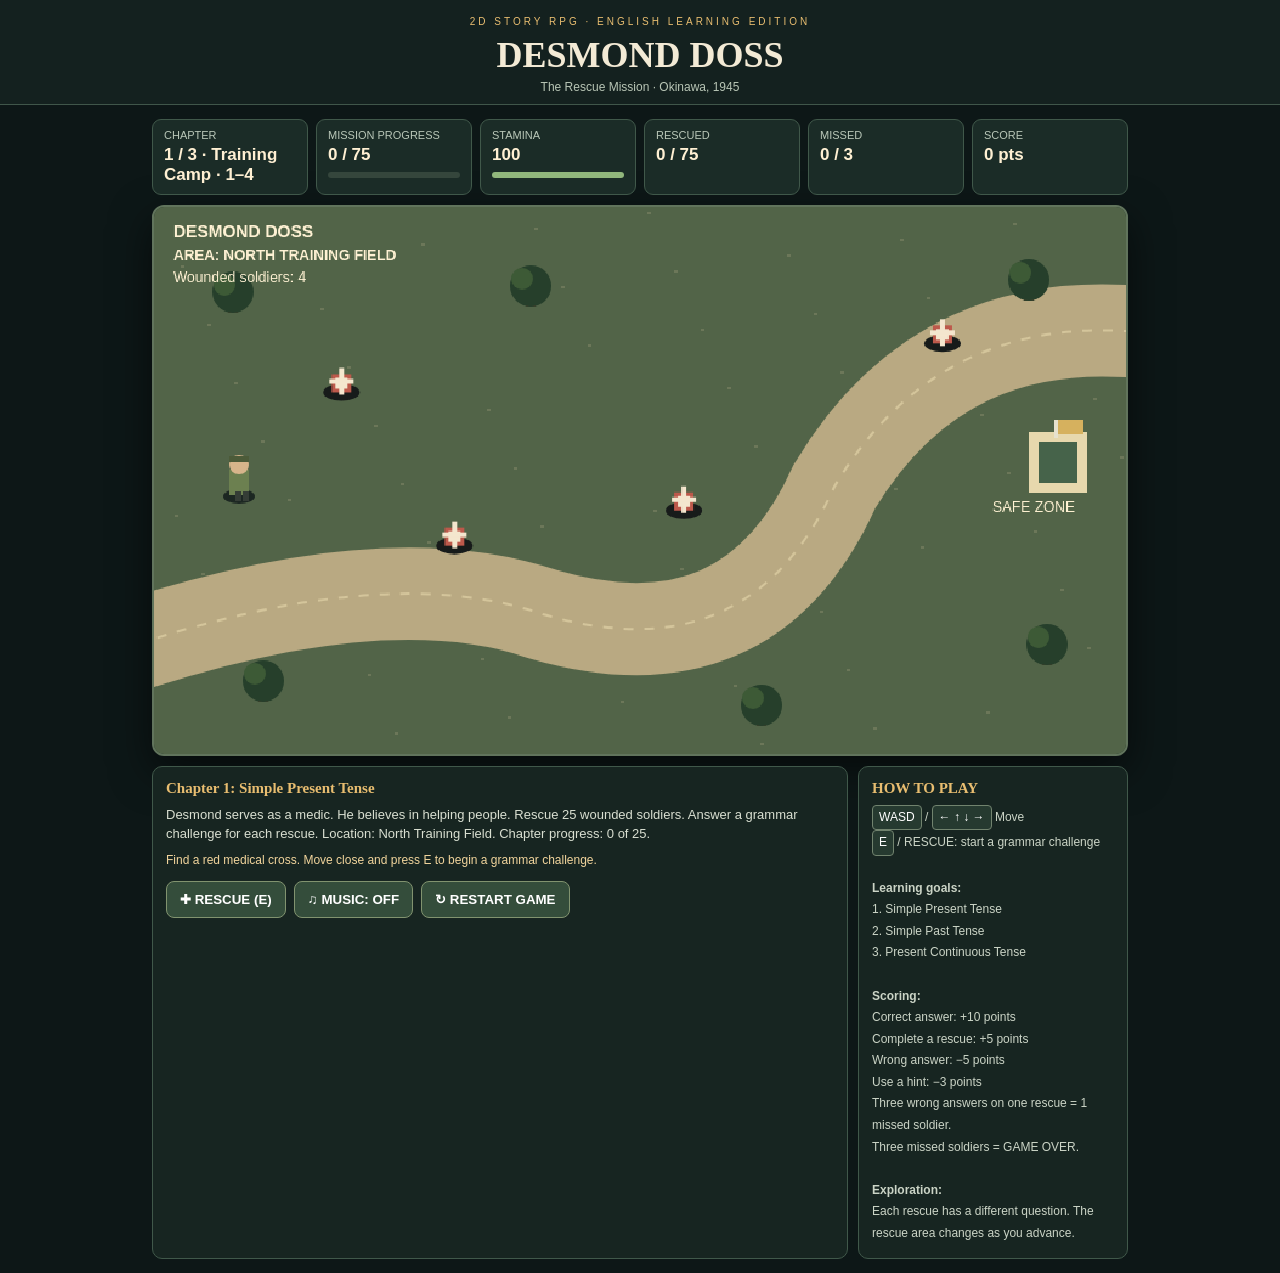
<file: tools/game-one/Desmond_Doss_English_RPG_2D_Music.html>
<!DOCTYPE html>
<html lang="en">
<head>
<meta charset="UTF-8"><meta name="viewport" content="width=device-width,initial-scale=1">
<title>Desmond Doss — English 2D Rescue RPG</title>
<style>
:root{--cream:#f3ead5;--gold:#e8bd70;--green:#91b77c;--panel:#172521;--red:#c96e5d}
*{box-sizing:border-box}body{margin:0;background:#0d1717;color:var(--cream);font-family:Arial,sans-serif}
header{text-align:center;padding:16px 10px 10px;background:#14211f;border-bottom:1px solid #40564a}
.kicker{font-size:10px;letter-spacing:3px;color:var(--gold)}h1{font:bold clamp(23px,5vw,36px) Georgia;margin:7px 0 4px}header p{font-size:12px;color:#b8c5b5;margin:0}
main{max-width:1000px;margin:14px auto;padding:0 12px}.hud{display:grid;grid-template-columns:repeat(6,1fr);gap:8px;margin-bottom:10px}
.box{background:#1b2c27;border:1px solid #40584a;border-radius:9px;padding:9px 11px;font-size:11px;color:#b9c7b8}.box b{display:block;color:#fff0d3;font-size:17px;margin-top:4px}
.track{height:6px;background:#35463c;border-radius:8px;margin-top:7px;overflow:hidden}.track span{display:block;height:100%;width:0;background:var(--green);transition:width .2s}
.gameframe{border:2px solid #61745c;border-radius:12px;overflow:hidden;background:#263a2d;box-shadow:0 15px 40px #0008}
canvas{display:block;width:100%;height:auto;image-rendering:pixelated;touch-action:none}
.below{display:grid;grid-template-columns:1fr 270px;gap:10px;margin-top:10px}.panel{background:var(--panel);border:1px solid #40584a;border-radius:10px;padding:13px}
.panel h2{font:bold 15px Georgia;color:var(--gold);margin:0 0 8px}.panel p{font-size:13px;line-height:1.5;color:#d9dfd1;margin:0}
.controls{font-size:12px;line-height:1.8;color:#cbd4c6}.key{display:inline-block;border:1px solid #71836e;border-radius:4px;padding:1px 6px;background:#263a30;color:#fff}
#message{margin-top:9px;color:#f1d49c;font-size:12px;min-height:18px}.actions{display:flex;gap:8px;flex-wrap:wrap;margin-top:10px}
button{border:1px solid #81936f;background:#344d3b;color:white;padding:10px 13px;border-radius:8px;font-weight:bold;cursor:pointer}button:hover{background:#49664c}
.touch{display:none;grid-template-columns:repeat(3,52px);grid-template-rows:repeat(2,44px);gap:5px;justify-content:center;margin:12px auto}
.touch button{padding:4px;font-size:17px;touch-action:none}.touch .up{grid-column:2}.touch .left{grid-column:1;grid-row:2}.touch .down{grid-column:2;grid-row:2}.touch .right{grid-column:3;grid-row:2}
#result{display:none;margin-top:12px;padding:16px;background:#1c3028;border:1px solid var(--gold);border-radius:10px}#result h2{color:var(--gold);font-family:Georgia;margin:0 0 8px}
#quiz{display:none;position:fixed;inset:0;background:#000b;z-index:5;align-items:center;justify-content:center;padding:15px}
.quizcard{width:min(540px,100%);background:#172521;border:2px solid var(--gold);border-radius:14px;padding:20px;box-shadow:0 20px 60px #000}
.quiztag{font-size:10px;letter-spacing:2px;color:var(--gold);text-transform:uppercase}.quizcard h2{font: bold 22px Georgia;color:#f4dfb5;margin:8px 0}.quizcard p{font-size:15px;line-height:1.5;color:#e4e5d9}
#answers{display:grid;gap:8px;margin-top:14px}#answers button{text-align:left;background:#263a30;border-color:#536d55;font-size:14px}
#answers button:disabled{opacity:.7;cursor:default}.feedback{font-size:13px;min-height:20px;margin-top:12px;color:#f1d49c}
.quizfoot{display:flex;justify-content:space-between;align-items:center;gap:8px;margin-top:12px;font-size:12px;color:#b9c7b8}
@media(max-width:700px){.hud{grid-template-columns:repeat(2,1fr)}.below{grid-template-columns:1fr}.touch{display:grid}.box{padding:7px}.box b{font-size:15px}}
</style></head>
<body>
<header><div class="kicker">2D STORY RPG · ENGLISH LEARNING EDITION</div><h1>DESMOND DOSS</h1><p>The Rescue Mission · Okinawa, 1945</p></header>
<main>
<div class="hud">
 <div class="box">CHAPTER<b id="stage">1 / 3 · Training Camp</b></div>
 <div class="box">MISSION PROGRESS<b id="progress">0 / 75</b><div class="track"><span id="progressbar"></span></div></div>
 <div class="box">STAMINA<b id="stamina">100</b><div class="track"><span id="staminabar" style="width:100%"></span></div></div>
 <div class="box">RESCUED<b id="rescued">0 / 75</b></div>
 <div class="box">MISSED<b id="missed">0 / 3</b></div>
 <div class="box">SCORE<b id="score">0 pts</b></div>
</div>
<div class="gameframe"><canvas id="game" width="800" height="450" aria-label="2D Desmond Doss rescue game"></canvas></div>
<div class="touch">
 <button class="up" data-key="ArrowUp">▲</button><button class="left" data-key="ArrowLeft">◀</button><button class="down" data-key="ArrowDown">▼</button><button class="right" data-key="ArrowRight">▶</button>
</div>
<div class="below">
 <section class="panel"><h2 id="missiontitle">Chapter 1: Simple Present Tense</h2><p id="story">Move around the map. Find the wounded soldiers. Answer an English question to complete each rescue mission.</p><div id="message">Move close to a red medical cross, then press E or RESCUE.</div><div class="actions"><button id="helpbtn">✚ RESCUE (E)</button><button id="musicbtn" aria-pressed="false">♫ MUSIC: OFF</button><button id="restart">↻ RESTART GAME</button></div></section>
 <aside class="panel"><h2>HOW TO PLAY</h2><div class="controls"><span class="key">WASD</span> / <span class="key">← ↑ ↓ →</span> Move<br><span class="key">E</span> / RESCUE: start a grammar challenge<br><br><b>Learning goals:</b><br>1. Simple Present Tense<br>2. Simple Past Tense<br>3. Present Continuous Tense<br><br><b>Scoring:</b><br>Correct answer: +10 points<br>Complete a rescue: +5 points<br>Wrong answer: −5 points<br>Use a hint: −3 points<br>Three wrong answers on one rescue = 1 missed soldier.<br>Three missed soldiers = GAME OVER.<br><br><b>Exploration:</b><br>Each rescue has a different question. The rescue area changes as you advance.</div></aside>
</div>
<div id="result"><h2 id="resulttitle">MISSION COMPLETED!</h2><p id="finaltext"></p><p>Historical note: the Medal of Honor citation describes approximately 75 casualties on the escarpment; Doss lowered the wounded to safety. This game uses 75 as its rescue target.</p><p>Desmond Doss showed courage through service and compassion. Keep learning, keep helping, and never give up!</p><button id="playagain">PLAY AGAIN</button></div>
</main>
<div id="quiz"><div class="quizcard"><div class="quiztag" id="quiztag">Grammar Challenge</div><h2 id="quiztitle">Rescue Challenge</h2><p id="question"></p><div id="answers"></div><div class="feedback" id="feedback"></div><div class="quizfoot"><span id="quizscore">Score: 0</span><button id="hintbtn">SHOW HINT (−3)</button><button id="continuebtn" style="display:none">CONTINUE</button></div></div></div>
<script>

// Optional background music and sound effects (generated in-browser; no audio files required).
let audioCtx=null, musicOn=false, musicTimer=null, musicStep=0;
const melody=[392,440,523.25,440,392,329.63,349.23,392,440,523.25,587.33,523.25,440,392,349.23,329.63];
function getAudio(){
 if(!audioCtx){
  const AC=window.AudioContext||window.webkitAudioContext;
  if(!AC){setMsg('Audio is not supported by this browser.');return null;}
  audioCtx=new AC();
 }
 if(audioCtx.state==='suspended')audioCtx.resume();
 return audioCtx;
}
function tone(freq,duration=0.22,type='sine',volume=0.045,delay=0){
 const ac=getAudio();if(!ac)return;
 const osc=ac.createOscillator(),gain=ac.createGain();
 osc.type=type;osc.frequency.setValueAtTime(freq,ac.currentTime+delay);
 gain.gain.setValueAtTime(0.0001,ac.currentTime+delay);
 gain.gain.exponentialRampToValueAtTime(volume,ac.currentTime+delay+0.025);
 gain.gain.exponentialRampToValueAtTime(0.0001,ac.currentTime+delay+duration);
 osc.connect(gain);gain.connect(ac.destination);
 osc.start(ac.currentTime+delay);osc.stop(ac.currentTime+delay+duration+0.03);
}
function playMusicStep(){
 if(!musicOn||!audioCtx)return;
 const note=melody[musicStep%melody.length];
 tone(note,0.34,'triangle',0.022);
 if(musicStep%4===0)tone(note/2,0.55,'sine',0.018);
 if(musicStep%8===0)tone(note*1.5,0.2,'sine',0.009,0.08);
 musicStep++;
}
function startMusic(){
 const ac=getAudio();if(!ac)return;
 musicOn=true;musicStep=0;
 document.getElementById('musicbtn').textContent='♫ MUSIC: ON';
 document.getElementById('musicbtn').setAttribute('aria-pressed','true');
 playMusicStep();musicTimer=setInterval(playMusicStep,430);
}
function stopMusic(){
 musicOn=false;if(musicTimer){clearInterval(musicTimer);musicTimer=null;}
 const b=document.getElementById('musicbtn');b.textContent='♫ MUSIC: OFF';b.setAttribute('aria-pressed','false');
}
function soundEffect(kind){
 if(!audioCtx)return;
 if(kind==='correct'){tone(659.25,0.14,'sine',0.055);tone(783.99,0.2,'sine',0.05,0.12);}
 else if(kind==='wrong'){tone(196,0.25,'sawtooth',0.025);tone(146.83,0.28,'sawtooth',0.018,0.12);}
 else if(kind==='rescue'){tone(523.25,0.12,'triangle',0.045);tone(659.25,0.12,'triangle',0.045,0.13);tone(783.99,0.3,'triangle',0.05,0.26);}
 else if(kind==='failed'){tone(220,0.35,'sawtooth',0.035);tone(164.81,0.5,'sawtooth',0.03,0.25);}
 else if(kind==='complete'){[523.25,659.25,783.99,1046.5].forEach((n,i)=>tone(n,0.4,'triangle',0.04,i*0.16));}
}
document.getElementById('musicbtn').addEventListener('click',()=>{
 if(musicOn)stopMusic();else startMusic();
});

const canvas=document.getElementById('game'),ctx=canvas.getContext('2d'),W=800,H=450,keys={};
const chapters=[
 {name:'Training Camp',tense:'Simple Present Tense',title:'Chapter 1: Simple Present Tense',story:'Desmond serves as a medic. He believes in helping people. Rescue 25 wounded soldiers. Answer a grammar challenge for each rescue.',bg:'#526448'},
 {name:'Hacksaw Ridge',tense:'Simple Past Tense',title:'Chapter 2: Simple Past Tense',story:'The battle began in Okinawa in 1945. Desmond helped wounded soldiers. Rescue 25 more wounded soldiers. Choose the correct past-tense forms.',bg:'#5b5945'},
 {name:'The Rescue',tense:'Present Continuous Tense',title:'Chapter 3: Present Continuous Tense',story:'The soldiers are waiting for help. Desmond is carrying out rescue work. Rescue the final 25 wounded soldiers. Describe what is happening now.',bg:'#344b45'}
];
const questions=[
[
{q:"Desmond ____ people who need help.",a:["help", "helps", "helping", "helped"],c:1,h:"Desmond = he; add -s to the verb."},
{q:"He ____ a weapon because of his beliefs.",a:["do not carry", "does not carries", "does not carry", "did not carries"],c:2,h:"After does not, use the base verb."},
{q:"Which sentence describes a habit?",a:["He helped yesterday.", "He is helping now.", "He helps wounded soldiers.", "He will help tomorrow."],c:2,h:"A habit uses the simple present."},
{q:"The soldiers ____ medical support every day.",a:["needs", "need", "needing", "needed"],c:1,h:"A plural subject takes the base verb."},
{q:"A medic ____ injured people.",a:["treat", "treats", "treating", "treated"],c:1,h:"A medic is one person: he or she."},
{q:"Desmond ____ his duty with courage.",a:["perform", "performs", "performing", "performed"],c:1,h:"Use the simple present for a general fact."},
{q:"The team ____ together during training.",a:["work", "works", "working", "worked"],c:0,h:"Team is used here as a plural group of people."},
{q:"He ____ care about every life.",a:["do", "does", "doing", "did"],c:1,h:"Use does with he, she, or it."},
{q:"Soldiers ____ water after a long mission.",a:["needs", "need", "needing", "needed"],c:1,h:"Soldiers is plural."},
{q:"Which is a correct negative sentence?",a:["He do not give up.", "He does not gives up.", "He does not give up.", "He not give up."],c:2,h:"Does not is followed by the base form."},
{q:"Desmond usually ____ carefully.",a:["listen", "listens", "listening", "listened"],c:1,h:"Usually signals a habit; Desmond is singular."},
{q:"The hospital ____ wounded soldiers.",a:["receive", "receives", "receiving", "received"],c:1,h:"Hospital is singular."},
{q:"____ Desmond help the injured?",a:["Do", "Does", "Is", "Did"],c:1,h:"Use Does for a question with he."},
{q:"The nurses ____ patients every morning.",a:["checks", "check", "checking", "checked"],c:1,h:"Nurses is plural."},
{q:"A good medic ____ calm under pressure.",a:["stay", "stays", "staying", "stayed"],c:1,h:"A good medic is singular."},
{q:"He ____ medical supplies in his bag.",a:["carry", "carries", "carrying", "carried"],c:1,h:"Carry changes to carries with he."},
{q:"The soldiers ____ their instructions.",a:["follows", "follow", "following", "followed"],c:1,h:"Soldiers is plural."},
{q:"Which sentence states a fact?",a:["Water boils at 100°C.", "Water boiled yesterday.", "Water is boiling now.", "Water will boil later."],c:0,h:"A general fact uses the simple present."},
{q:"Desmond ____ people without carrying a weapon.",a:["help", "helps", "helping", "helped"],c:1,h:"Desmond is third-person singular."},
{q:"They ____ respect for every person.",a:["shows", "show", "showing", "showed"],c:1,h:"They takes the base verb."},
{q:"The rescue team ____ at dawn.",a:["start", "starts", "starting", "started"],c:1,h:"Team is treated as singular in this sentence."},
{q:"He ____ his medical training seriously.",a:["take", "takes", "taking", "took"],c:1,h:"Use takes with he."},
{q:"____ the soldiers need assistance?",a:["Does", "Do", "Is", "Was"],c:1,h:"Soldiers is plural, so use Do."},
{q:"She ____ the wounded with kindness.",a:["treat", "treats", "treating", "treated"],c:1,h:"She takes a verb ending in -s."},
{q:"Desmond and his team ____ their best.",a:["does", "do", "doing", "did"],c:1,h:"A subject joined by and is plural."}
],
[
{q:"Desmond ____ many soldiers during the battle.",a:["rescue", "rescues", "rescued", "rescuing"],c:2,h:"A completed event in the past."},
{q:"The battle ____ in Okinawa in 1945.",a:["take place", "takes place", "took place", "taking place"],c:2,h:"Use the past form with a finished past time."},
{q:"Which sentence is in the simple past tense?",a:["He carries a bag.", "He is carrying a bag.", "He carried a bag.", "He carry a bag."],c:2,h:"Look for the past form of the verb."},
{q:"The wounded soldiers ____ down the cliff.",a:["was lowered", "were lowered", "are lower", "is lowering"],c:1,h:"Plural subject + past passive: were lowered."},
{q:"Desmond ____ the injured men one by one.",a:["help", "helps", "helped", "helping"],c:2,h:"The action happened during the past battle."},
{q:"He ____ his faith during difficult moments.",a:["keep", "keeps", "kept", "keeping"],c:2,h:"Keep has the irregular past form kept."},
{q:"The soldiers ____ for medical attention.",a:["ask", "asked", "asks", "asking"],c:1,h:"Ask becomes asked in the past."},
{q:"The medic ____ a rope around the wounded man.",a:["tie", "ties", "tied", "tying"],c:2,h:"Tie becomes tied in the past."},
{q:"They ____ the injured to a safer place.",a:["carry", "carried", "carries", "carrying"],c:1,h:"Carry becomes carried."},
{q:"Desmond ____ afraid, but he continued.",a:["feel", "feels", "felt", "feeling"],c:2,h:"Feel has the irregular past form felt."},
{q:"The battle ____ for many days.",a:["last", "lasts", "lasted", "lasting"],c:2,h:"Use lasted for a completed past event."},
{q:"He ____ another soldier after the first rescue.",a:["find", "finds", "found", "finding"],c:2,h:"Find has the irregular past form found."},
{q:"The men ____ his courage.",a:["remember", "remembers", "remembered", "remembering"],c:2,h:"Remember becomes remembered."},
{q:"Desmond ____ until the mission ended.",a:["work", "works", "worked", "working"],c:2,h:"Work becomes worked."},
{q:"Which is the correct negative past sentence?",a:["He did not stopped.", "He did not stop.", "He does not stopped.", "He not stop."],c:1,h:"Did not is followed by the base verb."},
{q:"____ the medic reach the wounded soldier?",a:["Does", "Do", "Did", "Is"],c:2,h:"Use Did for a simple past question."},
{q:"The soldiers ____ exhausted after the battle.",a:["was", "were", "are", "be"],c:1,h:"Soldiers is plural; past form of be is were."},
{q:"He ____ the injured man carefully.",a:["lift", "lifts", "lifted", "lifting"],c:2,h:"Lift becomes lifted."},
{q:"The rope ____ under the heavy weight.",a:["break", "breaks", "broke", "breaking"],c:2,h:"Break has the irregular past form broke."},
{q:"Desmond ____ back to help more men.",a:["go", "goes", "went", "going"],c:2,h:"Go has the irregular past form went."},
{q:"The rescuers ____ their supplies.",a:["used", "use", "uses", "using"],c:0,h:"Used is the past form of use."},
{q:"The officer ____ the medic for his bravery.",a:["praise", "praised", "praises", "praising"],c:1,h:"Praise becomes praised."},
{q:"They ____ the wounded soldiers to safety.",a:["bring", "brings", "brought", "bringing"],c:2,h:"Bring has the irregular past form brought."},
{q:"He ____ a prayer before the mission.",a:["say", "says", "said", "saying"],c:2,h:"Say has the irregular past form said."},
{q:"The rescue ____ many lives.",a:["save", "saves", "saved", "saving"],c:2,h:"Save becomes saved."}
],
[
{q:"Desmond ____ a wounded soldier now.",a:["helps", "helped", "is helping", "help"],c:2,h:"Use is + verb-ing for an action happening now."},
{q:"The medics ____ the injured men at the moment.",a:["treat", "treated", "are treating", "is treating"],c:2,h:"Medics is plural: are + verb-ing."},
{q:"Choose the correct sentence.",a:["The soldiers is waiting.", "The soldiers are waiting.", "The soldiers waiting.", "The soldiers was waiting."],c:1,h:"Soldiers is plural, so use are."},
{q:"Look! A medic ____ toward the injured soldier.",a:["runs", "ran", "is running", "run"],c:2,h:"Look signals an action happening now."},
{q:"The team ____ the wounded man carefully.",a:["is carrying", "are carry", "carried", "carry"],c:0,h:"Team is singular here: is + carrying."},
{q:"The soldiers ____ for help right now.",a:["shout", "shouted", "are shouting", "is shout"],c:2,h:"Use are + shouting for an action now."},
{q:"Desmond ____ a bandage around the injury.",a:["puts", "put", "is putting", "putting"],c:2,h:"Is + putting describes an action in progress."},
{q:"The nurse ____ the patient's pulse now.",a:["checks", "checked", "is checking", "check"],c:2,h:"Use is checking for an action now."},
{q:"They ____ toward the safe zone.",a:["move", "moved", "are moving", "is moving"],c:2,h:"They takes are + verb-ing."},
{q:"A wounded man ____ for assistance.",a:["calls", "called", "is calling", "call"],c:2,h:"A man is singular: is calling."},
{q:"The rescuers ____ the rope at this moment.",a:["pull", "pulled", "are pulling", "is pulling"],c:2,h:"Rescuers is plural."},
{q:"I ____ the medical kit now.",a:["carry", "carried", "am carrying", "is carrying"],c:2,h:"With I, use am + verb-ing."},
{q:"The officer ____ the rescue operation.",a:["watches", "watched", "is watching", "watch"],c:2,h:"Use is + watching for an action now."},
{q:"The injured soldiers ____ on the ground.",a:["lies", "lay", "are lying", "is lying"],c:2,h:"Soldiers is plural; lie becomes lying."},
{q:"Listen! Someone ____ for a medic.",a:["shouts", "shouted", "is shouting", "shout"],c:2,h:"Listen can signal an action happening now."},
{q:"The team ____ a safe path.",a:["finds", "found", "is finding", "are find"],c:2,h:"Team is singular in this sentence."},
{q:"Desmond ____ water to a wounded man.",a:["gives", "gave", "is giving", "give"],c:2,h:"Is giving describes what is happening now."},
{q:"The soldiers ____ their hands for help.",a:["raise", "raised", "are raising", "is raising"],c:2,h:"Soldiers is plural: are raising."},
{q:"A medic ____ the stretcher.",a:["pushes", "pushed", "is pushing", "push"],c:2,h:"A medic is singular: is pushing."},
{q:"We ____ the rescue area now.",a:["leave", "left", "are leaving", "is leaving"],c:2,h:"With we, use are + verb-ing."},
{q:"The helicopter ____ above the field.",a:["flies", "flew", "is flying", "fly"],c:2,h:"Use is flying for an action in progress."},
{q:"The nurse ____ a note at the moment.",a:["writes", "wrote", "is writing", "write"],c:2,h:"Write becomes writing after is."},
{q:"The men ____ toward the medical station.",a:["walk", "walked", "are walking", "is walking"],c:2,h:"Men is plural: are walking."},
{q:"Why ____ the soldier crying?",a:["is", "are", "do", "did"],c:0,h:"Soldier is singular; use is + crying."},
{q:"The rescue workers ____ the injured now.",a:["help", "helped", "are helping", "is helping"],c:2,h:"Workers is plural: are helping."}
]
];
let player,stage,rescued,stamina,score,done,activeQuestion=null,wrongCount=0,correctCount=0,missionCount=0,missedCount=0,chapterResolved=0,wave=0;
let people=[];
const locations=[
 ['North Training Field','East Supply Camp','Medical Tent','Ridge Approach','Forest Clearing','Rocky Pass','Forward Aid Post'],
 ['Hacksaw Ridge Base','Lower Escarpment','Rocky Slope','Eastern Ledge','Supply Trail','Cliffside Path','Rescue Point'],
 ['Upper Ridge','Wounded Soldiers Camp','Southern Slope','Narrow Trail','Western Cliff','Final Descent','Safe Landing Zone']
];
let currentLocation='North Training Field';
function positions(count){
 let pts=[],tries=0;
 while(pts.length<count && tries<500){
  tries++;
  let x=90+Math.random()*620,y=75+Math.random()*300;
  if(Math.hypot(x-player.x,y-player.y)<115)continue;
  if(pts.every(([px,py])=>Math.hypot(x-px,y-py)>105))pts.push([x,y]);
 }
 while(pts.length<count)pts.push([110+Math.random()*580,80+Math.random()*280]);
 return pts;
}
function reset(){stage=0;rescued=0;missionCount=0;missedCount=0;chapterResolved=0;wave=0;stamina=100;score=0;done=false;wrongCount=0;correctCount=0;player={x:70,y:225,speed:2.8};spawn();updateHud();document.getElementById('result').style.display='none';document.getElementById('quiz').style.display='none';setMsg('Find a red medical cross. Move close and press E to begin a grammar challenge.');}
function spawn(){
 let count=Math.min(4,25-chapterResolved),coords=positions(count);
 let locationIndex=Math.min(locations[stage].length-1,Math.floor(chapterResolved/4));
 currentLocation=locations[stage][locationIndex];
 people=coords.map(([x,y],i)=>({x,y,saved:false,missed:false,id:i,questionIndex:chapterResolved+i,attempts:0}));
 document.getElementById('stage').textContent=(stage+1)+' / 3 · '+chapters[stage].name+' · '+(chapterResolved+1)+'–'+(chapterResolved+count);
 document.getElementById('missiontitle').textContent=chapters[stage].title;
 document.getElementById('story').textContent=chapters[stage].story+' Location: '+currentLocation+'. Chapter progress: '+chapterResolved+' of 25.';
 setMsg('New area: '+currentLocation+'. Find the wounded soldiers.');
}
function setMsg(s){document.getElementById('message').textContent=s;}
function updateHud(){let pct=Math.round(missionCount/75*100);document.getElementById('progress').textContent=missionCount+' / 75';document.getElementById('progressbar').style.width=pct+'%';document.getElementById('stamina').textContent=stamina;document.getElementById('staminabar').style.width=stamina+'%';document.getElementById('rescued').textContent=rescued+' / 75';document.getElementById('missed').textContent=missedCount+' / 3';document.getElementById('score').textContent=score+' pts';}
function startChallenge(){if(done||activeQuestion)return;let p=people.find(v=>!v.saved&&!v.missed&&Math.hypot(v.x-player.x,v.y-player.y)<44);if(!p){setMsg('No wounded soldier nearby. Find a red medical cross on the map.');return;}if(stamina<5){setMsg('You are exhausted. Wait to recover stamina before helping.');return;}activeQuestion={person:p,data:questions[stage][p.questionIndex],hint:false};showQuestion();}
function showQuestion(){let q=activeQuestion.data;document.getElementById('quiztag').textContent=chapters[stage].tense+' · Soldier '+(chapterResolved+1)+' of 25';document.getElementById('quiztitle').textContent='Help the wounded soldier';document.getElementById('question').textContent=q.q;document.getElementById('feedback').textContent='You have 3 attempts. Three wrong answers will count as one missed soldier.';document.getElementById('quizscore').textContent='Score: '+score;document.getElementById('hintbtn').style.display='inline-block';document.getElementById('hintbtn').disabled=false;document.getElementById('continuebtn').style.display='none';let wrap=document.getElementById('answers');wrap.innerHTML='';q.a.forEach((a,i)=>{let b=document.createElement('button');b.textContent=String.fromCharCode(65+i)+'. '+a;b.onclick=()=>answer(i,b);wrap.appendChild(b);});document.getElementById('quiz').style.display='flex';}
function answer(i,button){if(!activeQuestion||activeQuestion.resolved)return;let q=activeQuestion.data,p=activeQuestion.person;if(i===q.c){soundEffect('correct');activeQuestion.resolved=true;score+=15;correctCount++;rescued++;missionCount++;chapterResolved++;stamina=Math.max(0,stamina-5);document.getElementById('feedback').textContent='Excellent! Correct answer. The soldier has been rescued. +15 points.';document.getElementById('feedback').style.color='#a8d58e';p.saved=true;soundEffect('rescue');[...document.querySelectorAll('#answers button')].forEach(b=>b.disabled=true);document.getElementById('hintbtn').style.display='none';document.getElementById('continuebtn').style.display='inline-block';updateHud();}else{soundEffect('wrong');score=Math.max(0,score-5);wrongCount++;p.attempts++;document.getElementById('feedback').textContent='Not quite. −5 points. Attempts used: '+p.attempts+' / 3.';document.getElementById('feedback').style.color='#e89a86';document.getElementById('quizscore').textContent='Score: '+score;button.disabled=true;updateHud();if(p.attempts>=3){activeQuestion.resolved=true;p.missed=true;missedCount++;missionCount++;chapterResolved++;document.getElementById('feedback').textContent='Rescue failed. This soldier is counted as missed. −5 points. Missed soldiers: '+missedCount+' / 3.';[...document.querySelectorAll('#answers button')].forEach(b=>b.disabled=true);document.getElementById('hintbtn').style.display='none';document.getElementById('continuebtn').style.display='inline-block';updateHud();if(missedCount>=3){document.getElementById('continuebtn').style.display='none';setTimeout(()=>{document.getElementById('quiz').style.display='none';activeQuestion=null;gameOver();},1100);}}}}
function hint(){if(!activeQuestion||activeQuestion.hint)return;score=Math.max(0,score-3);activeQuestion.hint=true;document.getElementById('feedback').textContent='HINT: '+activeQuestion.data.h;document.getElementById('hintbtn').disabled=true;document.getElementById('quizscore').textContent='Score: '+score;updateHud();}
function next(){document.getElementById('quiz').style.display='none';activeQuestion=null;if(missedCount>=3){gameOver();return;}if(people.every(p=>p.saved||p.missed)){if(chapterResolved>=25){if(stage<2){setMsg('Chapter completed! Moving to the next chapter...');setTimeout(()=>{stage++;chapterResolved=0;stamina=Math.min(100,stamina+15);player.x=70;player.y=225;spawn();updateHud();setMsg('New chapter unlocked. Rescue 25 soldiers in this chapter.');},800);}else{finish();}}else{spawn();updateHud();setMsg('Next group located. Continue the rescue mission.');}}else setMsg('Rescue resolved. Find the next wounded soldier.');}
function gameOver(){soundEffect('failed');done=true;document.getElementById('resulttitle').textContent='GAME OVER';document.getElementById('finaltext').innerHTML='<b>MISSION FAILED</b><br>Three soldiers were missed. The rescue mission has ended.<br>Final score: '+score+' points<br>Rescued: '+rescued+' / 75<br>Missed: '+missedCount+' / 3<br>Correct answers: '+correctCount+'<br>Wrong answers: '+wrongCount;document.getElementById('result').style.display='block';setMsg('GAME OVER — you missed three soldiers. Restart to try again.');}
function finish(){soundEffect('complete');done=true;document.getElementById('resulttitle').textContent='RESCUE OPERATION COMPLETED';document.getElementById('progress').textContent='75 / 75 · 100%';document.getElementById('progressbar').style.width='100%';let accuracy=Math.round(correctCount/(correctCount+wrongCount||1)*100);let rank=score>=900?'GOLD MEDIC':score>=600?'SILVER MEDIC':score>=300?'BRONZE MEDIC':'BRAVE HELPER';document.getElementById('finaltext').innerHTML='<b>'+rank+'</b><br>Final score: '+score+' points<br>Rescues completed: '+rescued+' / 75<br>Missed soldiers: '+missedCount+' / 3<br>Correct answers: '+correctCount+'<br>Wrong attempts: '+wrongCount+'<br>Grammar accuracy: '+accuracy+'%<br>Stamina remaining: '+stamina;document.getElementById('result').style.display='block';setMsg('Rescue operation completed. Well done!');}
document.getElementById('helpbtn').onclick=startChallenge;document.getElementById('restart').onclick=reset;document.getElementById('playagain').onclick=reset;document.getElementById('hintbtn').onclick=hint;document.getElementById('continuebtn').onclick=next;
window.addEventListener('keydown',e=>{let k=e.key.toLowerCase();keys[k]=true;if(k==='e'||k===' ')startChallenge();if(['arrowup','arrowdown','arrowleft','arrowright',' '].includes(k))e.preventDefault();});
window.addEventListener('keyup',e=>keys[e.key.toLowerCase()]=false);
document.querySelectorAll('.touch button').forEach(b=>{let k=b.dataset.key.toLowerCase();b.addEventListener('pointerdown',e=>{e.preventDefault();keys[k]=true;});['pointerup','pointerleave','pointercancel'].forEach(ev=>b.addEventListener(ev,()=>keys[k]=false));});
function rect(x,y,w,h,c){ctx.fillStyle=c;ctx.fillRect(x,y,w,h)}
function tree(x,y){rect(x-4,y,8,17,'#59422d');ctx.fillStyle='#263f2b';ctx.beginPath();ctx.arc(x,y,17,0,Math.PI*2);ctx.fill();ctx.fillStyle='#3d5a36';ctx.beginPath();ctx.arc(x-7,y-6,9,0,Math.PI*2);ctx.fill();}
function draw(){rect(0,0,W,H,chapters[stage].bg);for(let i=0;i<65;i++){let x=(i*137)%W,y=(i*83)%H;rect(x,y,3,2,'#d1c49a33');}
ctx.strokeStyle='#b9a982';ctx.lineWidth=76;ctx.beginPath();ctx.moveTo(-30,365);ctx.quadraticCurveTo(190,290,320,335);ctx.quadraticCurveTo(490,385,560,230);ctx.quadraticCurveTo(650,80,830,105);ctx.stroke();ctx.strokeStyle='#d4c59b';ctx.lineWidth=2;ctx.setLineDash([8,9]);ctx.stroke();ctx.setLineDash([]);
[[65,70],[735,360],[720,60],[90,390],[310,65],[500,410]].forEach(([x,y])=>tree(x,y));
rect(720,185,48,50,'#e7d8ad');rect(728,193,32,34,'#46634a');rect(741,175,3,15,'#e7e1ce');rect(744,175,21,12,'#d6b15e');ctx.fillStyle='#fff2d3';ctx.font='12px Arial';ctx.fillText('SAFE ZONE',690,251);
people.forEach(p=>{if(p.saved||p.missed)return;ctx.fillStyle='#171b1a';ctx.beginPath();ctx.ellipse(p.x,p.y+8,15,7,0,0,Math.PI*2);ctx.fill();ctx.fillStyle='#bd594b';ctx.fillRect(p.x-8,p.y-7,16,15);ctx.fillStyle='#f4e6ce';ctx.fillRect(p.x-5,p.y-4,10,9);ctx.fillRect(p.x-2,p.y-12,4,22);ctx.fillRect(p.x-10,p.y-3,20,4);});
ctx.fillStyle='#1c2722';ctx.beginPath();ctx.ellipse(player.x,player.y+13,13,6,0,0,Math.PI*2);ctx.fill();rect(player.x-8,player.y-9,16,21,'#6c8050');ctx.fillStyle='#d7b58b';ctx.beginPath();ctx.arc(player.x,player.y-13,8,0,Math.PI*2);ctx.fill();rect(player.x-8,player.y-20,16,5,'#4c5b39');rect(player.x-3,player.y+9,5,8,'#353d36');rect(player.x+3,player.y+9,5,8,'#353d36');
let near=people.some(p=>!p.saved&&!p.missed&&Math.hypot(p.x-player.x,p.y-player.y)<44);if(near){ctx.fillStyle='#fff0ca';ctx.font='bold 13px Arial';ctx.fillText('PRESS E TO RESCUE',player.x-65,player.y-34);}
ctx.fillStyle='#fff2d4';ctx.font='bold 14px Arial';ctx.fillText('DESMOND DOSS',16,25);ctx.font='bold 12px Arial';ctx.fillText('AREA: '+currentLocation.toUpperCase(),16,44);ctx.font='12px Arial';ctx.fillText('Wounded soldiers: '+people.filter(p=>!p.saved&&!p.missed).length,16,62);}
function loop(){if(!done&&!activeQuestion){let dx=0,dy=0;if(keys['arrowleft']||keys['a'])dx--;if(keys['arrowright']||keys['d'])dx++;if(keys['arrowup']||keys['w'])dy--;if(keys['arrowdown']||keys['s'])dy++;if(dx||dy){let len=Math.hypot(dx,dy);player.x+=dx/len*player.speed;player.y+=dy/len*player.speed;stamina=Math.max(0,stamina-.012);updateHud();}else if(stamina<100){stamina=Math.min(100,stamina+.06);updateHud();}player.x=Math.max(18,Math.min(W-18,player.x));player.y=Math.max(30,Math.min(H-18,player.y));}draw();requestAnimationFrame(loop);}
reset();loop();
</script></body></html>
</file>
<file: tools/tools-two/style.css>
@import url('https://fonts.googleapis.com/css2?family=DM+Sans:wght@400;500;600;700;800&family=Manrope:wght@400;500;600;700;800&display=swap');
:root{--navy:#172554;--blue:#3457d5;--blue2:#eaf0ff;--ink:#1c2540;--muted:#77819a;--line:#e8ebf2;--bg:#f6f8fc;--white:#fff;--green:#168765;--shadow:0 10px 35px rgba(30,48,90,.06)}
*{box-sizing:border-box}body{margin:0;background:var(--bg);color:var(--ink);font-family:'DM Sans',sans-serif}button,input,select{font:inherit}button{cursor:pointer}.app-shell{min-height:100vh}.sidebar{width:258px;background:#fff;border-right:1px solid var(--line);position:fixed;inset:0 auto 0 0;padding:27px 18px;display:flex;flex-direction:column;z-index:10}.brand{display:flex;align-items:center;gap:11px;padding:0 8px 29px}.brand-icon{width:42px;height:42px;border-radius:13px;background:var(--navy);color:white;display:grid;place-items:center;font-size:24px;font-weight:800}.brand strong{font:800 17px Manrope}.brand strong span{color:var(--blue)}.brand small{display:block;font-size:9px;letter-spacing:1.5px;color:#8a93a8;margin-top:3px}.student-card{display:flex;align-items:center;gap:10px;background:#f5f7fc;padding:12px;border-radius:13px;margin-bottom:25px}.avatar{width:35px;height:35px;border-radius:11px;background:#dce5ff;color:#3457d5;display:grid;place-items:center;font-weight:800}.student-card b{font-size:12px;display:block}.student-card small{font-size:10px;color:var(--muted)}.nav{display:grid;gap:6px}.nav-item{border:0;background:transparent;color:#68738c;text-align:left;padding:12px 13px;border-radius:10px;font-weight:600;font-size:13px;display:flex;align-items:center;gap:13px}.nav-item span{font-size:19px;width:20px;text-align:center}.nav-item:hover,.nav-item.active{background:#edf1ff;color:var(--blue)}.sidebar-bottom{margin-top:auto}.side-tip{background:#f1f5ff;padding:14px;border-radius:13px;color:#33416a}.side-tip span{font-size:20px}.side-tip b{font-size:12px;margin-left:6px}.side-tip p{font-size:11px;line-height:1.6;color:#68738c;margin:7px 0 0}.version{display:block;font-size:8px;color:#a0a8b8;letter-spacing:1px;margin:18px 5px 0}.main{margin-left:258px;padding:28px 42px 20px;max-width:1600px}.topbar{display:flex;align-items:center;justify-content:space-between;margin-bottom:25px}.eyebrow{font-size:9px;letter-spacing:1.7px;font-weight:800;color:#8792ac}.topbar h1{font:800 23px Manrope;margin:4px 0 0;color:var(--navy)}.top-actions{display:flex;align-items:center;gap:12px}.level-pill,.mini-badge{font-size:10px;font-weight:800;letter-spacing:.8px;color:#3457d5;background:#edf1ff;border-radius:30px;padding:9px 13px}.icon-btn,.menu-btn{border:1px solid var(--line);background:#fff;border-radius:10px;width:38px;height:38px}.menu-btn{display:none}.page{display:none}.page.active{display:block}.welcome-banner{min-height:240px;background:linear-gradient(110deg,#172554,#253c85 65%,#3d58a6);border-radius:20px;padding:34px 38px;position:relative;overflow:hidden;color:white;display:flex;align-items:center}.welcome-copy{position:relative;z-index:2}.banner-tag{font-size:9px;letter-spacing:1.8px;color:#aebeff;font-weight:800}.welcome-banner h2{font:800 29px/1.2 Manrope;margin:12px 0}.welcome-banner p{font-size:12px;color:#d2dcff;margin:0 0 20px}.primary-btn{border:0;background:var(--blue);color:white;padding:12px 18px;border-radius:9px;font-size:12px;font-weight:700;box-shadow:0 5px 14px rgba(52,87,213,.18)}.primary-btn:hover{filter:brightness(1.08);transform:translateY(-1px)}.welcome-banner .primary-btn{background:#fff;color:#203779}.primary-btn span{margin-left:13px}.banner-art{position:absolute;right:9%;top:0;width:290px;height:100%;display:grid;place-items:center}.book-emoji{font-size:94px;filter:drop-shadow(0 13px 10px #101b4b66);z-index:1}.orbit{position:absolute;border:1px solid #ffffff38;border-radius:50%;width:220px;height:220px}.orbit2{width:280px;height:280px}.float-word{position:absolute;background:#ffffff20;border:1px solid #ffffff3b;padding:7px 12px;border-radius:20px;font-size:10px;font-weight:700}.w1{top:28px;left:10px}.w2{right:0;top:90px}.w3{bottom:24px;left:35px}.stats-grid{display:grid;grid-template-columns:repeat(4,1fr);gap:14px;margin:18px 0}.stat-card{background:#fff;border:1px solid var(--line);border-radius:14px;padding:17px;display:flex;align-items:center;gap:13px;box-shadow:var(--shadow)}.stat-icon{width:39px;height:39px;border-radius:12px;display:grid;place-items:center;font-size:19px}.blue{background:#edf1ff;color:#3457d5}.green{background:#e8f7f1;color:#168765}.yellow{background:#fff6df;color:#d79b22}.purple{background:#f2edff;color:#8062cb}.stat-card span{display:block;font-size:10px;color:var(--muted)}.stat-card strong{display:block;font:800 22px Manrope;margin:3px 0}.stat-card small{font-size:9px;color:#a0a8b8}.dashboard-grid{display:grid;grid-template-columns:1.1fr .9fr;gap:16px}.panel{background:#fff;border:1px solid var(--line);border-radius:15px;padding:21px;box-shadow:var(--shadow)}.section-heading{display:flex;align-items:center;justify-content:space-between}.section-heading h3{font:800 15px Manrope;margin:5px 0 0}.progress-number{display:flex;align-items:baseline;gap:10px;margin:25px 0 10px}.progress-number strong{font:800 30px Manrope;color:var(--navy)}.progress-number span,.progress-foot{font-size:10px;color:var(--muted)}.progress-track,.quiz-track{height:8px;background:#edf0f6;border-radius:20px;overflow:hidden}.progress-fill{height:100%;width:0;background:linear-gradient(90deg,#3457d5,#7e9aff);border-radius:20px;transition:width .3s}.progress-foot{display:flex;justify-content:space-between;margin-top:9px}.daily-box{display:flex;justify-content:space-between;align-items:center;background:#f7f8fc;border-radius:11px;padding:13px;margin-top:22px}.daily-box b{font-size:11px}.daily-box p{font-size:10px;color:var(--muted);margin:4px 0 0}.target-control{font-size:10px;color:var(--muted)}select{border:1px solid var(--line);border-radius:8px;background:#fff;padding:9px;color:#4e5a74;font-size:11px;outline:none}.target-control select{margin-left:5px;padding:6px}.quick-link{width:100%;display:flex;align-items:center;gap:12px;background:white;border:0;border-bottom:1px solid #f0f1f6;padding:14px 0;text-align:left}.quick-link:last-child{border-bottom:0}.quick-icon{width:36px;height:36px;border-radius:10px;background:#edf1ff;color:#3457d5;display:grid;place-items:center}.quick-icon.peach{background:#fff0e9;color:#d77c4b}.quick-icon.mint{background:#e9f7f2;color:#168765}.quick-link b{display:block;font-size:11px}.quick-link small{display:block;color:var(--muted);font-size:9px;margin-top:3px}.quick-link .arrow{margin-left:auto;color:#9aa4b8}.category-overview{margin-top:17px}.text-btn{border:0;background:none;color:var(--blue);font-size:10px;font-weight:700}.category-cards{display:grid;grid-template-columns:repeat(4,1fr);gap:10px;margin-top:16px}.category-card{border:1px solid var(--line);border-radius:11px;padding:13px;background:#fff;text-align:left}.category-card:hover{border-color:#9eafff;background:#fafbff}.category-card .cat-emoji{font-size:20px}.category-card b{display:block;font-size:11px;margin:8px 0 3px}.category-card small{font-size:9px;color:var(--muted)}.page-intro{display:flex;justify-content:space-between;align-items:center;margin:10px 0 20px}.page-intro h2{font:800 24px Manrope;margin:5px 0;color:var(--navy)}.page-intro p{font-size:11px;color:var(--muted);margin:0;max-width:650px}.word-counter{text-align:right}.word-counter b{font:800 24px Manrope;display:block;color:var(--navy)}.word-counter small{font-size:9px;color:var(--muted)}.filter-bar{display:flex;gap:10px;margin-bottom:13px}.search-wrap{flex:1;display:flex;align-items:center;gap:9px;background:white;border:1px solid var(--line);border-radius:9px;padding:0 12px;color:#8d98b0}.search-wrap input{border:0;outline:0;width:100%;padding:11px 0;font-size:11px;color:var(--ink)}.word-table-wrap{background:#fff;border:1px solid var(--line);border-radius:13px;overflow:hidden;box-shadow:var(--shadow)}.word-table{border-collapse:collapse;width:100%;font-size:11px}.word-table th{text-align:left;background:#f8f9fc;color:#8993a8;font-size:9px;letter-spacing:.8px;padding:13px 17px}.word-table td{padding:12px 17px;border-top:1px solid #f0f2f7;color:#5c6680}.word-table td:first-child{font-weight:700;color:#243252}.word-table tr:hover td{background:#fbfcff}.cat-pill{font-size:9px;background:#f0f3fa;padding:5px 8px;border-radius:20px;color:#68738c}.table-actions{display:flex;gap:7px}.tiny-btn{border:1px solid var(--line);background:#fff;border-radius:7px;padding:6px 8px;color:#77819a;font-size:11px}.tiny-btn:hover,.tiny-btn.on{color:#3457d5;border-color:#c8d2ff;background:#f5f7ff}.tiny-btn.learned.on{color:#168765;border-color:#b9e5d5;background:#f1fbf7}.pagination{display:flex;align-items:center;justify-content:space-between;padding:13px 2px;font-size:10px;color:var(--muted)}.pagination>div{display:flex;gap:7px}.outline-btn{border:1px solid var(--line);background:#fff;color:#66718a;border-radius:8px;padding:9px 12px;font-size:10px;font-weight:600}.outline-btn:disabled{opacity:.4;cursor:not-allowed}.empty-state{text-align:center;padding:40px;color:#98a1b4;font-size:12px}.flash-controls{display:flex;gap:15px;align-items:center;margin-bottom:12px}.check-label{font-size:10px;color:var(--muted)}.flash-area{max-width:650px;margin:20px auto;text-align:center}.flash-progress{display:flex;justify-content:space-between;font-size:10px;color:var(--muted);margin-bottom:10px}.flash-card{width:100%;min-height:290px;border:1px solid #dfe5f3;border-radius:20px;background:linear-gradient(145deg,#fff,#f7f9ff);box-shadow:0 15px 45px rgba(36,57,110,.08);display:flex;flex-direction:column;align-items:center;justify-content:center;padding:30px;position:relative;color:var(--navy)}.card-label{font-size:9px;letter-spacing:2px;color:#8792ac;font-weight:800}.flash-card strong{font:800 38px Manrope;margin:18px 0}.card-meaning{font-size:16px;color:#3457d5;font-weight:700;min-height:24px}.flip-hint{position:absolute;bottom:17px;font-size:9px;color:#a0a8b8}.flash-actions{display:flex;justify-content:center;gap:9px;margin:17px 0}.sound-btn{border:1px solid #dbe2fa;background:#f3f6ff;color:#3457d5;border-radius:9px;padding:10px 15px;font-size:10px;font-weight:700}.flash-mark{display:flex;justify-content:center;gap:18px}.mark-btn,.favorite-btn{border:0;background:transparent;color:#168765;font-size:10px;font-weight:700}.favorite-btn{color:#d56a83}.quiz-setup{max-width:720px;margin:25px auto;display:flex;align-items:center;gap:20px;flex-wrap:wrap}.quiz-setup>div:first-child{flex:1;min-width:190px}.quiz-setup h3{font:800 17px Manrope;margin:0 0 6px}.quiz-setup p{font-size:10px;color:var(--muted);margin:0}.setup-controls{display:flex;gap:10px}.setup-controls label{font-size:9px;color:var(--muted);display:grid;gap:6px}.quiz-box{max-width:720px;margin:25px auto}.quiz-top{display:flex;justify-content:space-between;font-size:10px;color:#8792ac;font-weight:800;letter-spacing:1px}.score-chip{background:#f0f4ff;border-radius:20px;padding:6px 10px;letter-spacing:0;color:#3457d5}.quiz-track{margin:15px 0 28px;height:6px}.quiz-track div{height:100%;width:0;background:#3457d5;transition:width .3s}.question-label{font-size:9px;letter-spacing:1.5px;color:#8993a8;font-weight:800}.quiz-box h2{font:800 30px Manrope;color:var(--navy);margin:9px 0}.sound-word{border:0;background:none;color:#3457d5;font-size:10px;padding:0;margin-bottom:20px}.answer-grid{display:grid;grid-template-columns:1fr 1fr;gap:10px}.answer-option{border:1px solid var(--line);background:#fff;border-radius:10px;padding:14px;text-align:left;font-size:11px;color:#53607a}.answer-option:hover{border-color:#9aaeff;background:#f8faff}.answer-option.correct{border-color:#5bc49c;background:#effaf5;color:#147b58}.answer-option.incorrect{border-color:#ef9a9a;background:#fff4f4;color:#b44c4c}.answer-option:disabled{cursor:default}.quiz-feedback{font-size:11px;margin:13px 0;min-height:17px}.quiz-next{display:block;margin-left:auto}.quiz-result{text-align:center;max-width:500px;margin:35px auto;padding:35px}.result-icon{font-size:45px}.quiz-result h2{font:800 23px Manrope;margin:8px}.result-score{margin:18px}.result-score strong{font:800 36px Manrope;color:var(--blue);display:block}.result-score span,.quiz-result p{font-size:11px;color:var(--muted)}.quiz-result .outline-btn{margin-left:8px}.footer{font-size:9px;color:#a0a8b8;padding:25px 2px 5px;display:flex;justify-content:space-between}.toast{position:fixed;bottom:25px;left:50%;transform:translate(-50%,20px);background:#172554;color:#fff;padding:11px 17px;border-radius:9px;font-size:11px;opacity:0;pointer-events:none;transition:.25s;z-index:30}.toast.show{opacity:1;transform:translate(-50%,0)}.verb-table td{font-variant-numeric:tabular-nums}.verb-table td:first-child{color:#3457d5}.menu-open .sidebar{transform:translateX(0)}
@media(max-width:1100px){.main{padding:25px 25px 20px}.stats-grid{grid-template-columns:repeat(2,1fr)}.category-cards{grid-template-columns:repeat(4,1fr)}.banner-art{right:2%}}
@media(max-width:760px){.sidebar{transform:translateX(-105%);transition:transform .25s;box-shadow:10px 0 35px #17255420}.menu-open .sidebar{transform:translateX(0)}.main{margin-left:0;padding:18px 15px}.menu-btn{display:block;margin-right:10px;flex-shrink:0}.topbar{justify-content:flex-start;gap:7px}.topbar>div:nth-child(2){flex:1}.topbar h1{font-size:17px}.eyebrow{font-size:8px}.top-actions{gap:6px}.level-pill{font-size:8px;padding:7px}.icon-btn{width:34px;height:34px}.welcome-banner{padding:25px 22px;min-height:230px}.welcome-banner h2{font-size:23px}.welcome-banner p{max-width:220px;line-height:1.5}.banner-art{right:-65px;opacity:.45}.book-emoji{font-size:75px}.stats-grid{gap:9px}.stat-card{padding:12px;gap:8px}.stat-icon{width:32px;height:32px}.stat-card strong{font-size:19px}.stat-card span{font-size:9px}.stat-card small{font-size:8px}.dashboard-grid{grid-template-columns:1fr}.category-cards{grid-template-columns:repeat(2,1fr)}.page-intro h2{font-size:21px}.page-intro p{line-height:1.5}.filter-bar{flex-wrap:wrap}.search-wrap{flex-basis:100%}.filter-bar select{flex:1;min-width:0}.word-table-wrap{overflow-x:auto}.word-table{min-width:590px}.pagination{gap:8px}.pagination>div{gap:4px}.outline-btn{padding:8px;font-size:9px}.flash-card{min-height:260px}.flash-card strong{font-size:32px}.flash-actions{flex-wrap:wrap}.quiz-setup{display:block}.setup-controls{margin:18px 0}.setup-controls label{flex:1}.answer-grid{grid-template-columns:1fr}.footer{display:block;line-height:1.8}.footer span{display:block}.verb-table{min-width:690px}}
</file>
